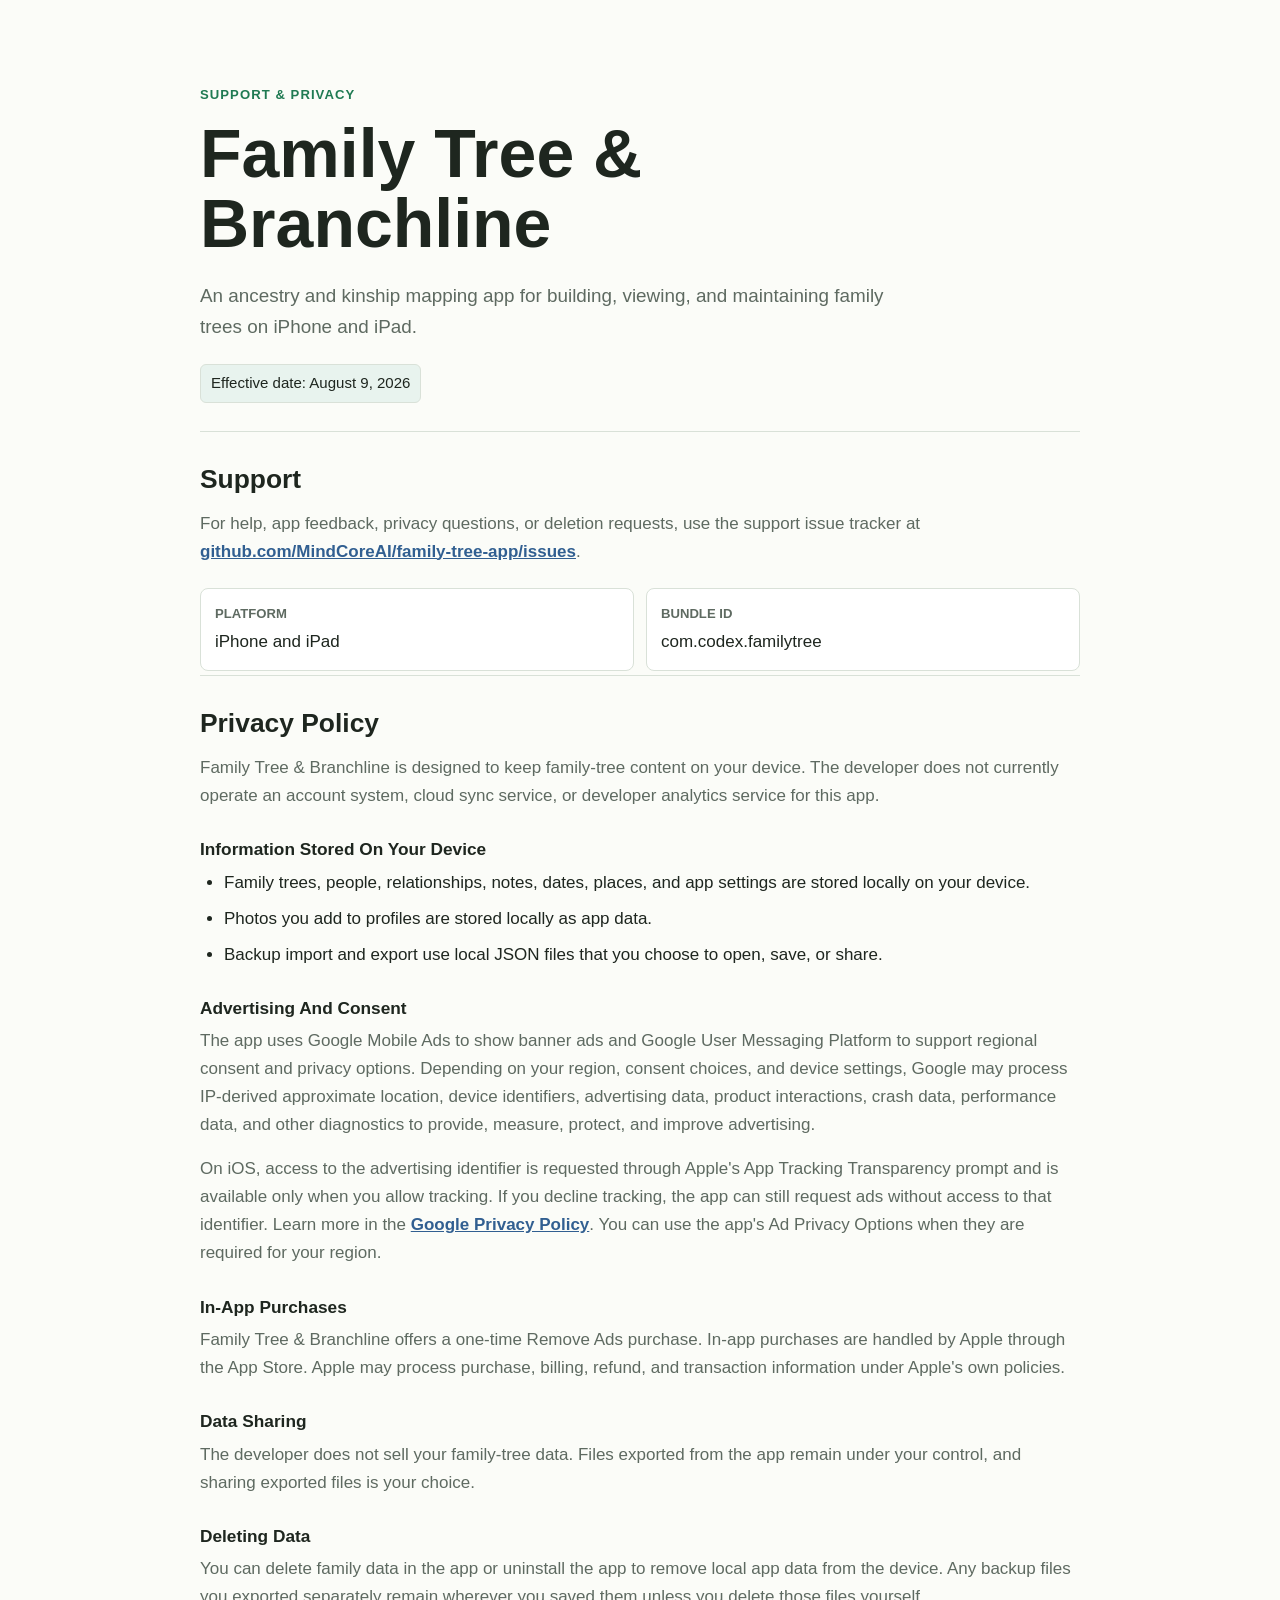
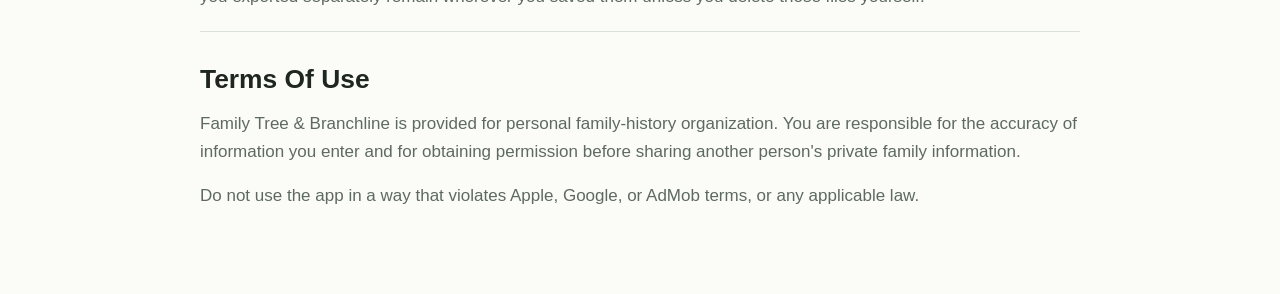
<file: family-tree-branchline/index.html>
<!doctype html>
<html lang="en">
<head>
  <meta charset="utf-8">
  <meta name="viewport" content="width=device-width, initial-scale=1">
  <title>Family Tree &amp; Branchline Support &amp; Privacy</title>
  <meta name="description" content="Support, privacy policy, and terms for Family Tree & Branchline.">
  <style>
    :root {
      color-scheme: light;
      --ink: #1e261f;
      --muted: #5e6a61;
      --line: #d9e1d8;
      --paper: #fbfcf8;
      --panel: #ffffff;
      --green: #1f7a52;
      --green-soft: #e8f3ee;
      --blue: #315f91;
    }

    * {
      box-sizing: border-box;
    }

    body {
      margin: 0;
      font-family: -apple-system, BlinkMacSystemFont, "Segoe UI", sans-serif;
      font-size: 17px;
      line-height: 1.65;
      color: var(--ink);
      background: var(--paper);
    }

    main {
      width: min(880px, calc(100% - 32px));
      margin: 0 auto;
      padding: 48px 0 64px;
    }

    .hero {
      padding: 36px 0 28px;
      border-bottom: 1px solid var(--line);
    }

    .eyebrow {
      margin: 0 0 12px;
      color: var(--green);
      font-size: 0.82rem;
      font-weight: 700;
      letter-spacing: 0.08em;
      text-transform: uppercase;
    }

    h1,
    h2,
    h3,
    p,
    li {
      overflow-wrap: anywhere;
    }

    h1 {
      max-width: 760px;
      margin: 0;
      font-size: clamp(2.1rem, 6vw, 4.25rem);
      line-height: 1.03;
      letter-spacing: 0;
    }

    h2 {
      margin: 0 0 14px;
      font-size: 1.65rem;
      line-height: 1.2;
      letter-spacing: 0;
    }

    h3 {
      margin: 28px 0 8px;
      font-size: 1.08rem;
      line-height: 1.3;
      letter-spacing: 0;
    }

    p {
      margin: 0 0 16px;
      color: var(--muted);
    }

    ul {
      margin: 0 0 18px;
      padding-left: 24px;
    }

    li + li {
      margin-top: 8px;
    }

    a {
      color: var(--blue);
      font-weight: 650;
    }

    section {
      padding: 32px 0 4px;
      border-bottom: 1px solid var(--line);
    }

    section:last-child {
      border-bottom: 0;
    }

    .lede {
      max-width: 720px;
      margin: 22px 0 0;
      font-size: 1.18rem;
    }

    .date {
      display: inline-block;
      margin: 22px 0 0;
      padding: 6px 10px;
      border: 1px solid var(--line);
      border-radius: 6px;
      background: var(--green-soft);
      color: var(--ink);
      font-size: 0.94rem;
    }

    .metadata {
      display: grid;
      grid-template-columns: repeat(auto-fit, minmax(180px, 1fr));
      gap: 12px;
      margin-top: 22px;
    }

    .metadata div {
      padding: 14px;
      background: var(--panel);
      border: 1px solid var(--line);
      border-radius: 8px;
    }

    .metadata strong {
      display: block;
      margin-bottom: 4px;
      font-size: 0.82rem;
      color: var(--muted);
      text-transform: uppercase;
    }
  </style>
</head>
<body>
  <main>
    <header class="hero">
      <p class="eyebrow">Support &amp; Privacy</p>
      <h1>Family Tree &amp; Branchline</h1>
      <p class="lede">An ancestry and kinship mapping app for building, viewing, and maintaining family trees on iPhone and iPad.</p>
      <p class="date">Effective date: August 9, 2026</p>
    </header>

    <section aria-labelledby="support">
      <h2 id="support">Support</h2>
      <p>
        For help, app feedback, privacy questions, or deletion requests, use the support issue tracker at
        <a href="https://github.com/MindCoreAI/family-tree-app/issues">github.com/MindCoreAI/family-tree-app/issues</a>.
      </p>
      <div class="metadata">
        <div>
          <strong>Platform</strong>
          iPhone and iPad
        </div>
        <div>
          <strong>Bundle ID</strong>
          com.codex.familytree
        </div>
      </div>
    </section>

    <section aria-labelledby="privacy">
      <h2 id="privacy">Privacy Policy</h2>
      <p>
        Family Tree &amp; Branchline is designed to keep family-tree content on your device. The developer does not currently operate an account system, cloud sync service, or developer analytics service for this app.
      </p>

      <h3>Information Stored On Your Device</h3>
      <ul>
        <li>Family trees, people, relationships, notes, dates, places, and app settings are stored locally on your device.</li>
        <li>Photos you add to profiles are stored locally as app data.</li>
        <li>Backup import and export use local JSON files that you choose to open, save, or share.</li>
      </ul>

      <h3>Advertising And Consent</h3>
      <p>
        The app uses Google Mobile Ads to show banner ads and Google User Messaging Platform to support regional consent and privacy options. Depending on your region, consent choices, and device settings, Google may process IP-derived approximate location, device identifiers, advertising data, product interactions, crash data, performance data, and other diagnostics to provide, measure, protect, and improve advertising.
      </p>
      <p>
        On iOS, access to the advertising identifier is requested through Apple's App Tracking Transparency prompt and is available only when you allow tracking. If you decline tracking, the app can still request ads without access to that identifier. Learn more in the <a href="https://policies.google.com/privacy">Google Privacy Policy</a>. You can use the app's Ad Privacy Options when they are required for your region.
      </p>

      <h3>In-App Purchases</h3>
      <p>
        Family Tree &amp; Branchline offers a one-time Remove Ads purchase. In-app purchases are handled by Apple through the App Store. Apple may process purchase, billing, refund, and transaction information under Apple's own policies.
      </p>

      <h3>Data Sharing</h3>
      <p>
        The developer does not sell your family-tree data. Files exported from the app remain under your control, and sharing exported files is your choice.
      </p>

      <h3>Deleting Data</h3>
      <p>
        You can delete family data in the app or uninstall the app to remove local app data from the device. Any backup files you exported separately remain wherever you saved them unless you delete those files yourself.
      </p>
    </section>

    <section aria-labelledby="terms">
      <h2 id="terms">Terms Of Use</h2>
      <p>
        Family Tree &amp; Branchline is provided for personal family-history organization. You are responsible for the accuracy of information you enter and for obtaining permission before sharing another person's private family information.
      </p>
      <p>
        Do not use the app in a way that violates Apple, Google, or AdMob terms, or any applicable law.
      </p>
    </section>
  </main>
</body>
</html>
</file>
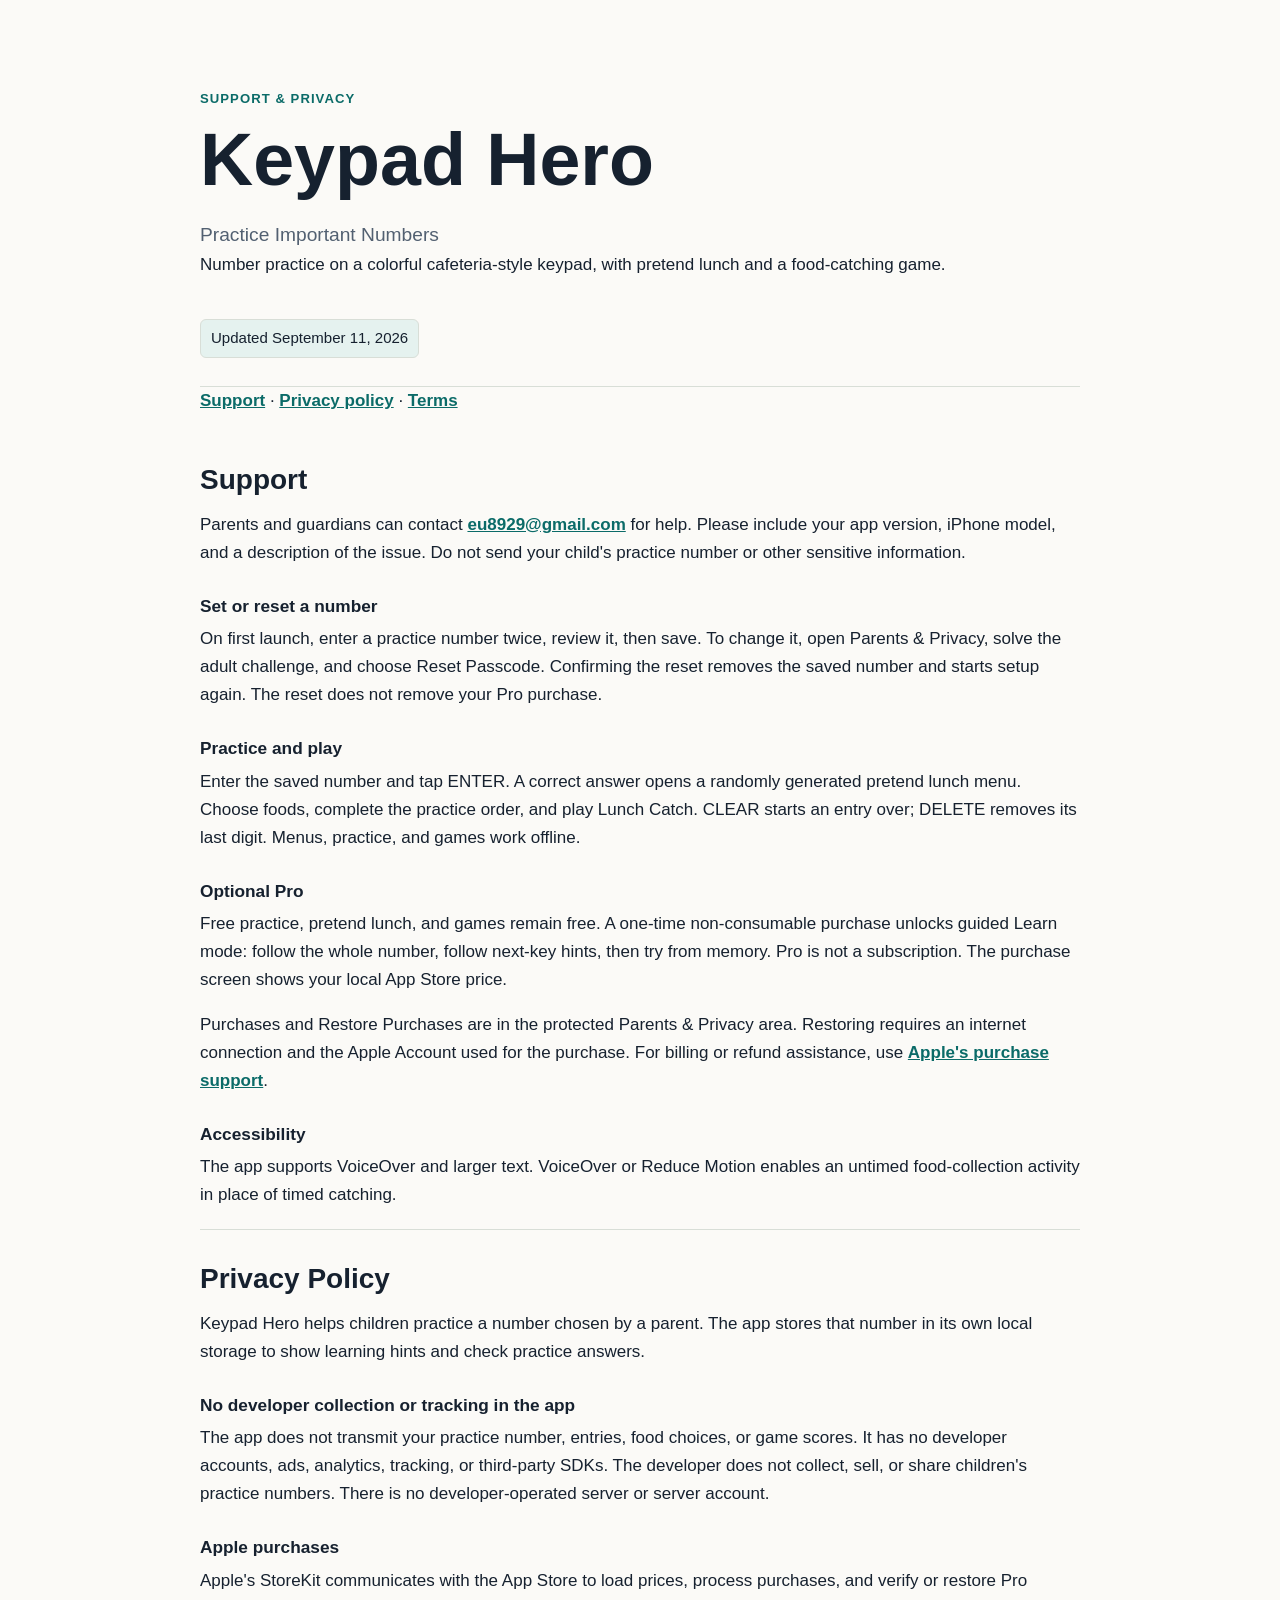
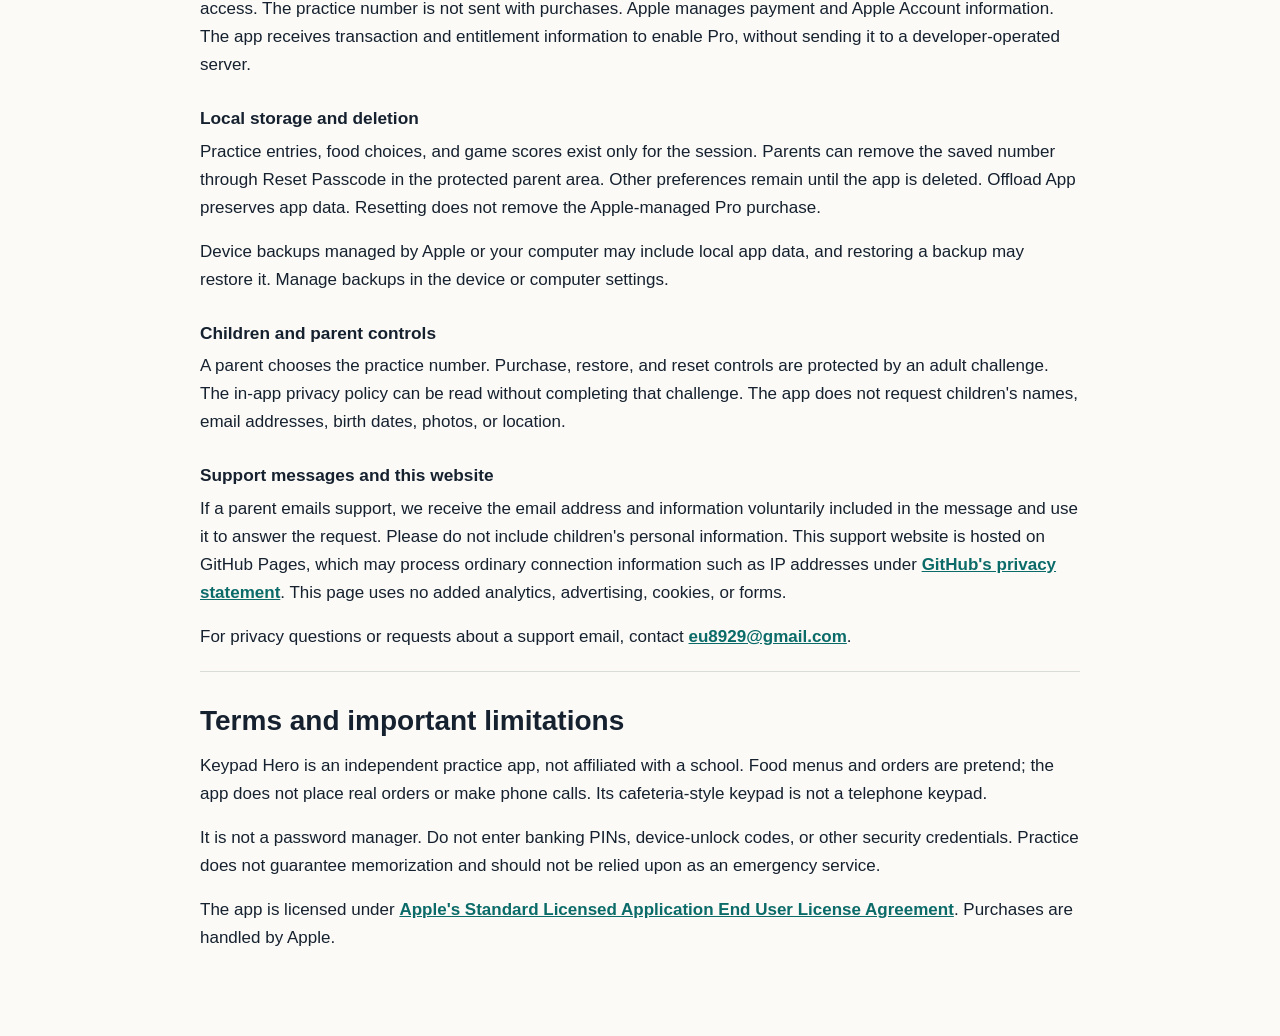
<file: keypad-hero/index.html>
<!doctype html>
<html lang="en">
<head>
  <meta charset="utf-8">
  <meta name="viewport" content="width=device-width,initial-scale=1">
  <title>Keypad Hero — Support &amp; Privacy</title>
  <meta name="description" content="Help and privacy information for Keypad Hero, an independent number-practice app with pretend lunch and optional guided learning.">
  <link rel="stylesheet" href="../kids-video-player/styles.css">
</head>
<body>
<main>
  <header class="hero">
    <p class="eyebrow">Support &amp; Privacy</p>
    <h1>Keypad Hero</h1>
    <p class="lede">Practice Important Numbers</p>
    <p>Number practice on a colorful cafeteria-style keypad, with pretend lunch and a food-catching game.</p>
    <p class="date">Updated September 11, 2026</p>
  </header>
  <nav aria-label="Page sections"><p><a href="#support">Support</a> · <a href="#privacy">Privacy policy</a> · <a href="#terms">Terms</a></p></nav>
  <section aria-labelledby="support">
    <h2 id="support">Support</h2>
    <p>Parents and guardians can contact <a href="mailto:eu8929@gmail.com">eu8929@gmail.com</a> for help. Please include your app version, iPhone model, and a description of the issue. Do not send your child's practice number or other sensitive information.</p>
    <h3>Set or reset a number</h3>
    <p>On first launch, enter a practice number twice, review it, then save. To change it, open Parents &amp; Privacy, solve the adult challenge, and choose Reset Passcode. Confirming the reset removes the saved number and starts setup again. The reset does not remove your Pro purchase.</p>
    <h3>Practice and play</h3>
    <p>Enter the saved number and tap ENTER. A correct answer opens a randomly generated pretend lunch menu. Choose foods, complete the practice order, and play Lunch Catch. CLEAR starts an entry over; DELETE removes its last digit. Menus, practice, and games work offline.</p>
    <h3>Optional Pro</h3>
    <p>Free practice, pretend lunch, and games remain free. A one-time non-consumable purchase unlocks guided Learn mode: follow the whole number, follow next-key hints, then try from memory. Pro is not a subscription. The purchase screen shows your local App Store price.</p>
    <p>Purchases and Restore Purchases are in the protected Parents &amp; Privacy area. Restoring requires an internet connection and the Apple Account used for the purchase. For billing or refund assistance, use <a href="https://reportaproblem.apple.com/">Apple's purchase support</a>.</p>
    <h3>Accessibility</h3>
    <p>The app supports VoiceOver and larger text. VoiceOver or Reduce Motion enables an untimed food-collection activity in place of timed catching.</p>
  </section>
  <section aria-labelledby="privacy">
    <h2 id="privacy">Privacy Policy</h2>
    <p>Keypad Hero helps children practice a number chosen by a parent. The app stores that number in its own local storage to show learning hints and check practice answers.</p>
    <h3>No developer collection or tracking in the app</h3>
    <p>The app does not transmit your practice number, entries, food choices, or game scores. It has no developer accounts, ads, analytics, tracking, or third-party SDKs. The developer does not collect, sell, or share children's practice numbers. There is no developer-operated server or server account.</p>
    <h3>Apple purchases</h3>
    <p>Apple's StoreKit communicates with the App Store to load prices, process purchases, and verify or restore Pro access. The practice number is not sent with purchases. Apple manages payment and Apple Account information. The app receives transaction and entitlement information to enable Pro, without sending it to a developer-operated server.</p>
    <h3>Local storage and deletion</h3>
    <p>Practice entries, food choices, and game scores exist only for the session. Parents can remove the saved number through Reset Passcode in the protected parent area. Other preferences remain until the app is deleted. Offload App preserves app data. Resetting does not remove the Apple-managed Pro purchase.</p>
    <p>Device backups managed by Apple or your computer may include local app data, and restoring a backup may restore it. Manage backups in the device or computer settings.</p>
    <h3>Children and parent controls</h3>
    <p>A parent chooses the practice number. Purchase, restore, and reset controls are protected by an adult challenge. The in-app privacy policy can be read without completing that challenge. The app does not request children's names, email addresses, birth dates, photos, or location.</p>
    <h3>Support messages and this website</h3>
    <p>If a parent emails support, we receive the email address and information voluntarily included in the message and use it to answer the request. Please do not include children's personal information. This support website is hosted on GitHub Pages, which may process ordinary connection information such as IP addresses under <a href="https://docs.github.com/en/site-policy/privacy-policies/github-general-privacy-statement">GitHub's privacy statement</a>. This page uses no added analytics, advertising, cookies, or forms.</p>
    <p>For privacy questions or requests about a support email, contact <a href="mailto:eu8929@gmail.com">eu8929@gmail.com</a>.</p>
  </section>
  <section aria-labelledby="terms">
    <h2 id="terms">Terms and important limitations</h2>
    <p>Keypad Hero is an independent practice app, not affiliated with a school. Food menus and orders are pretend; the app does not place real orders or make phone calls. Its cafeteria-style keypad is not a telephone keypad.</p>
    <p>It is not a password manager. Do not enter banking PINs, device-unlock codes, or other security credentials. Practice does not guarantee memorization and should not be relied upon as an emergency service.</p>
    <p>The app is licensed under <a href="https://www.apple.com/legal/internet-services/itunes/dev/stdeula/">Apple's Standard Licensed Application End User License Agreement</a>. Purchases are handled by Apple.</p>
  </section>
</main>
</body>
</html>
</file>
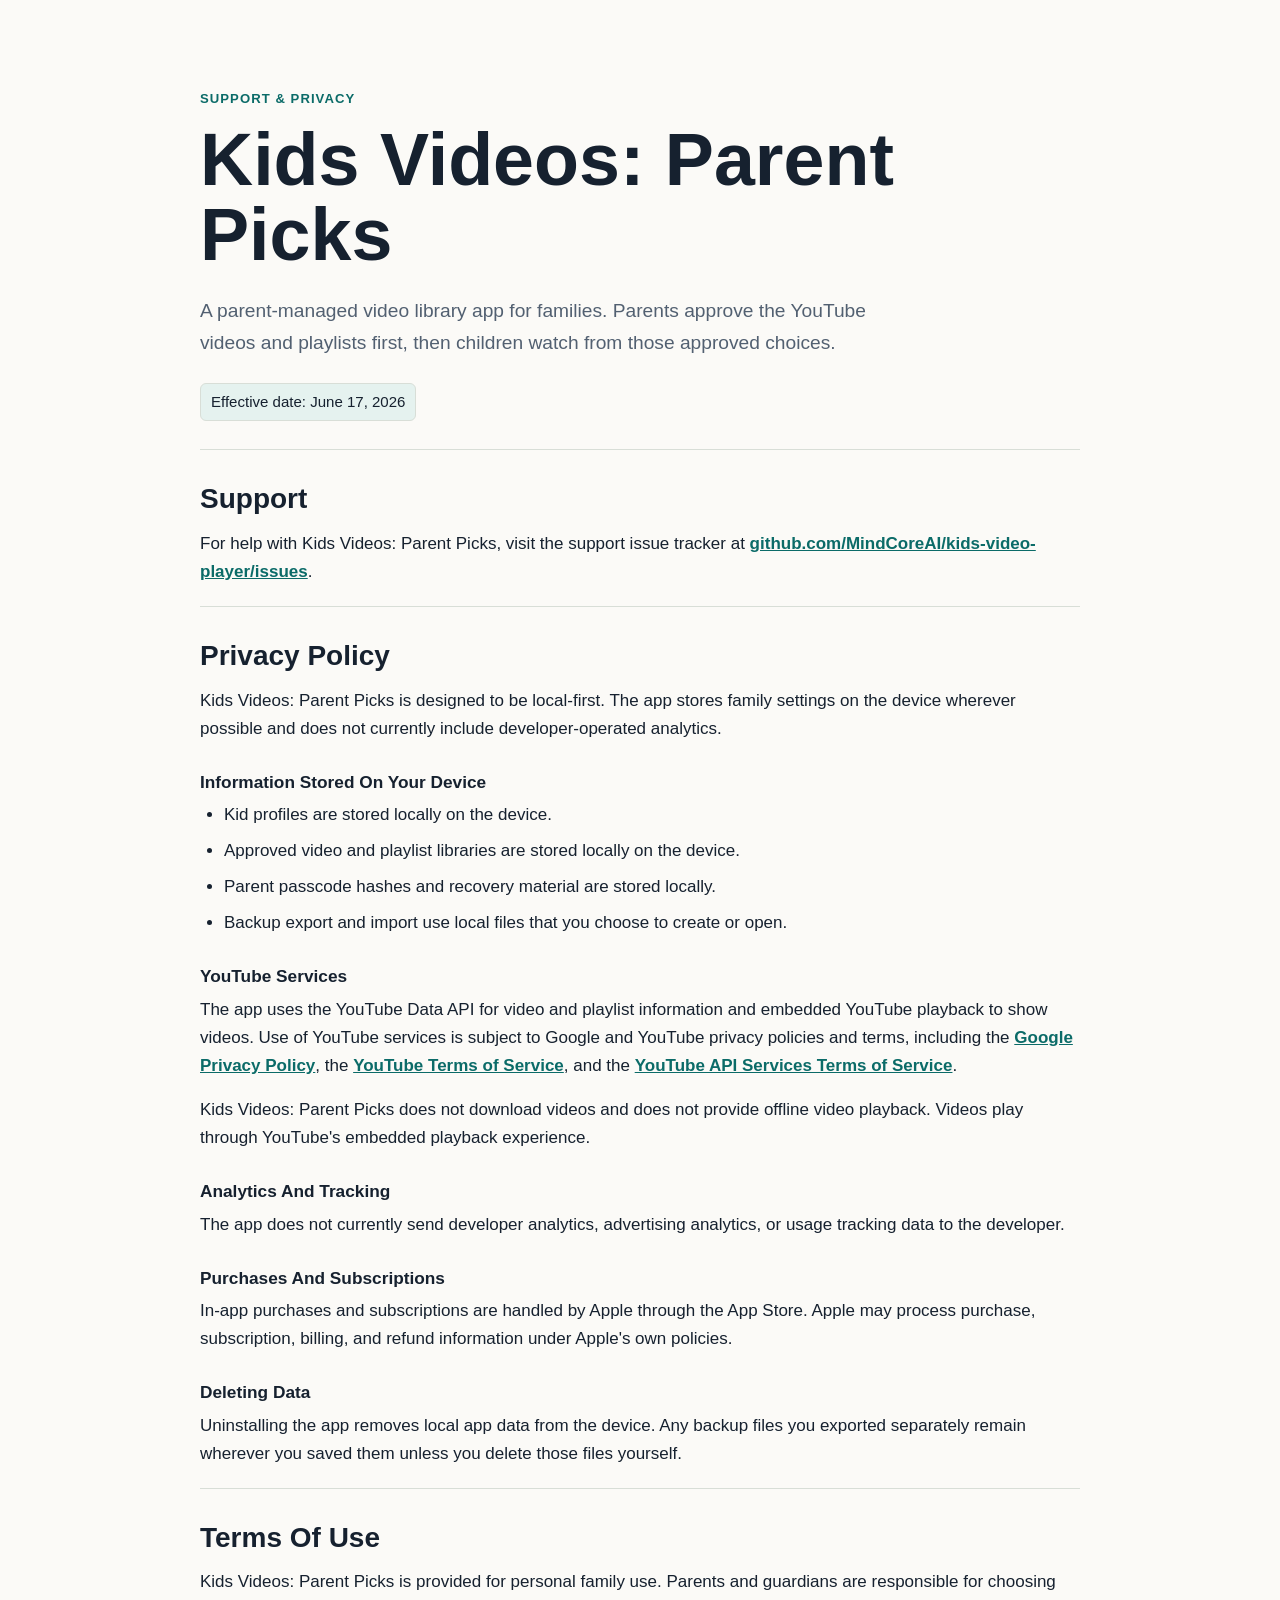
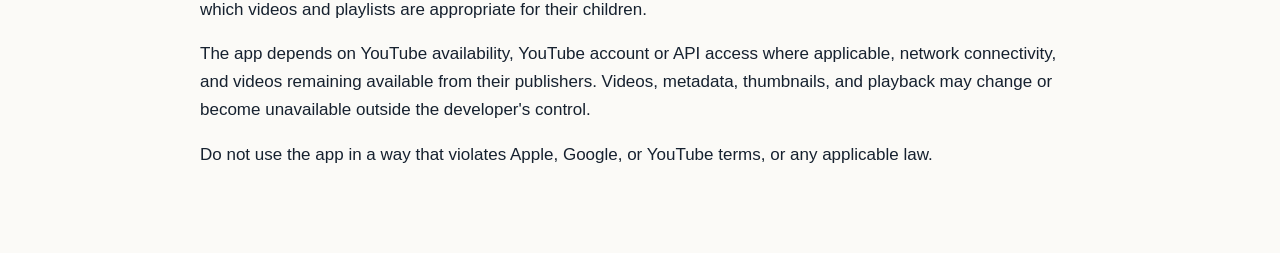
<file: kids-video-player/index.html>
<!doctype html>
<html lang="en">
  <head>
    <meta charset="utf-8">
    <meta name="viewport" content="width=device-width, initial-scale=1">
    <title>Kids Videos: Parent Picks Support & Privacy</title>
    <meta
      name="description"
      content="Support, privacy policy, and terms for Kids Videos: Parent Picks."
    >
    <link rel="stylesheet" href="./styles.css">
  </head>
  <body>
    <main>
      <header class="hero">
        <p class="eyebrow">Support & Privacy</p>
        <h1>Kids Videos: Parent Picks</h1>
        <p class="lede">
          A parent-managed video library app for families. Parents approve the
          YouTube videos and playlists first, then children watch from those
          approved choices.
        </p>
        <p class="date">Effective date: June 17, 2026</p>
      </header>

      <section aria-labelledby="support">
        <h2 id="support">Support</h2>
        <p>
          For help with Kids Videos: Parent Picks, visit the support issue
          tracker at
          <a href="https://github.com/MindCoreAI/kids-video-player/issues">github.com/MindCoreAI/kids-video-player/issues</a>.
        </p>
      </section>

      <section aria-labelledby="privacy">
        <h2 id="privacy">Privacy Policy</h2>
        <p>
          Kids Videos: Parent Picks is designed to be local-first. The app stores
          family settings on the device wherever possible and does not currently
          include developer-operated analytics.
        </p>

        <h3>Information Stored On Your Device</h3>
        <ul>
          <li>Kid profiles are stored locally on the device.</li>
          <li>Approved video and playlist libraries are stored locally on the device.</li>
          <li>Parent passcode hashes and recovery material are stored locally.</li>
          <li>Backup export and import use local files that you choose to create or open.</li>
        </ul>

        <h3>YouTube Services</h3>
        <p>
          The app uses the YouTube Data API for video and playlist information
          and embedded YouTube playback to show videos. Use of YouTube services
          is subject to Google and YouTube privacy policies and terms, including
          the <a href="https://policies.google.com/privacy">Google Privacy Policy</a>,
          the <a href="https://www.youtube.com/t/terms">YouTube Terms of Service</a>,
          and the <a href="https://developers.google.com/youtube/terms/api-services-terms-of-service">YouTube API Services Terms of Service</a>.
        </p>
        <p>
          Kids Videos: Parent Picks does not download videos and does not provide
          offline video playback. Videos play through YouTube's embedded playback
          experience.
        </p>

        <h3>Analytics And Tracking</h3>
        <p>
          The app does not currently send developer analytics, advertising
          analytics, or usage tracking data to the developer.
        </p>

        <h3>Purchases And Subscriptions</h3>
        <p>
          In-app purchases and subscriptions are handled by Apple through the App
          Store. Apple may process purchase, subscription, billing, and refund
          information under Apple's own policies.
        </p>

        <h3>Deleting Data</h3>
        <p>
          Uninstalling the app removes local app data from the device. Any backup
          files you exported separately remain wherever you saved them unless you
          delete those files yourself.
        </p>
      </section>

      <section aria-labelledby="terms">
        <h2 id="terms">Terms Of Use</h2>
        <p>
          Kids Videos: Parent Picks is provided for personal family use. Parents
          and guardians are responsible for choosing which videos and playlists
          are appropriate for their children.
        </p>
        <p>
          The app depends on YouTube availability, YouTube account or API access
          where applicable, network connectivity, and videos remaining available
          from their publishers. Videos, metadata, thumbnails, and playback may
          change or become unavailable outside the developer's control.
        </p>
        <p>
          Do not use the app in a way that violates Apple, Google, or YouTube
          terms, or any applicable law.
        </p>
      </section>
    </main>
  </body>
</html>
</file>
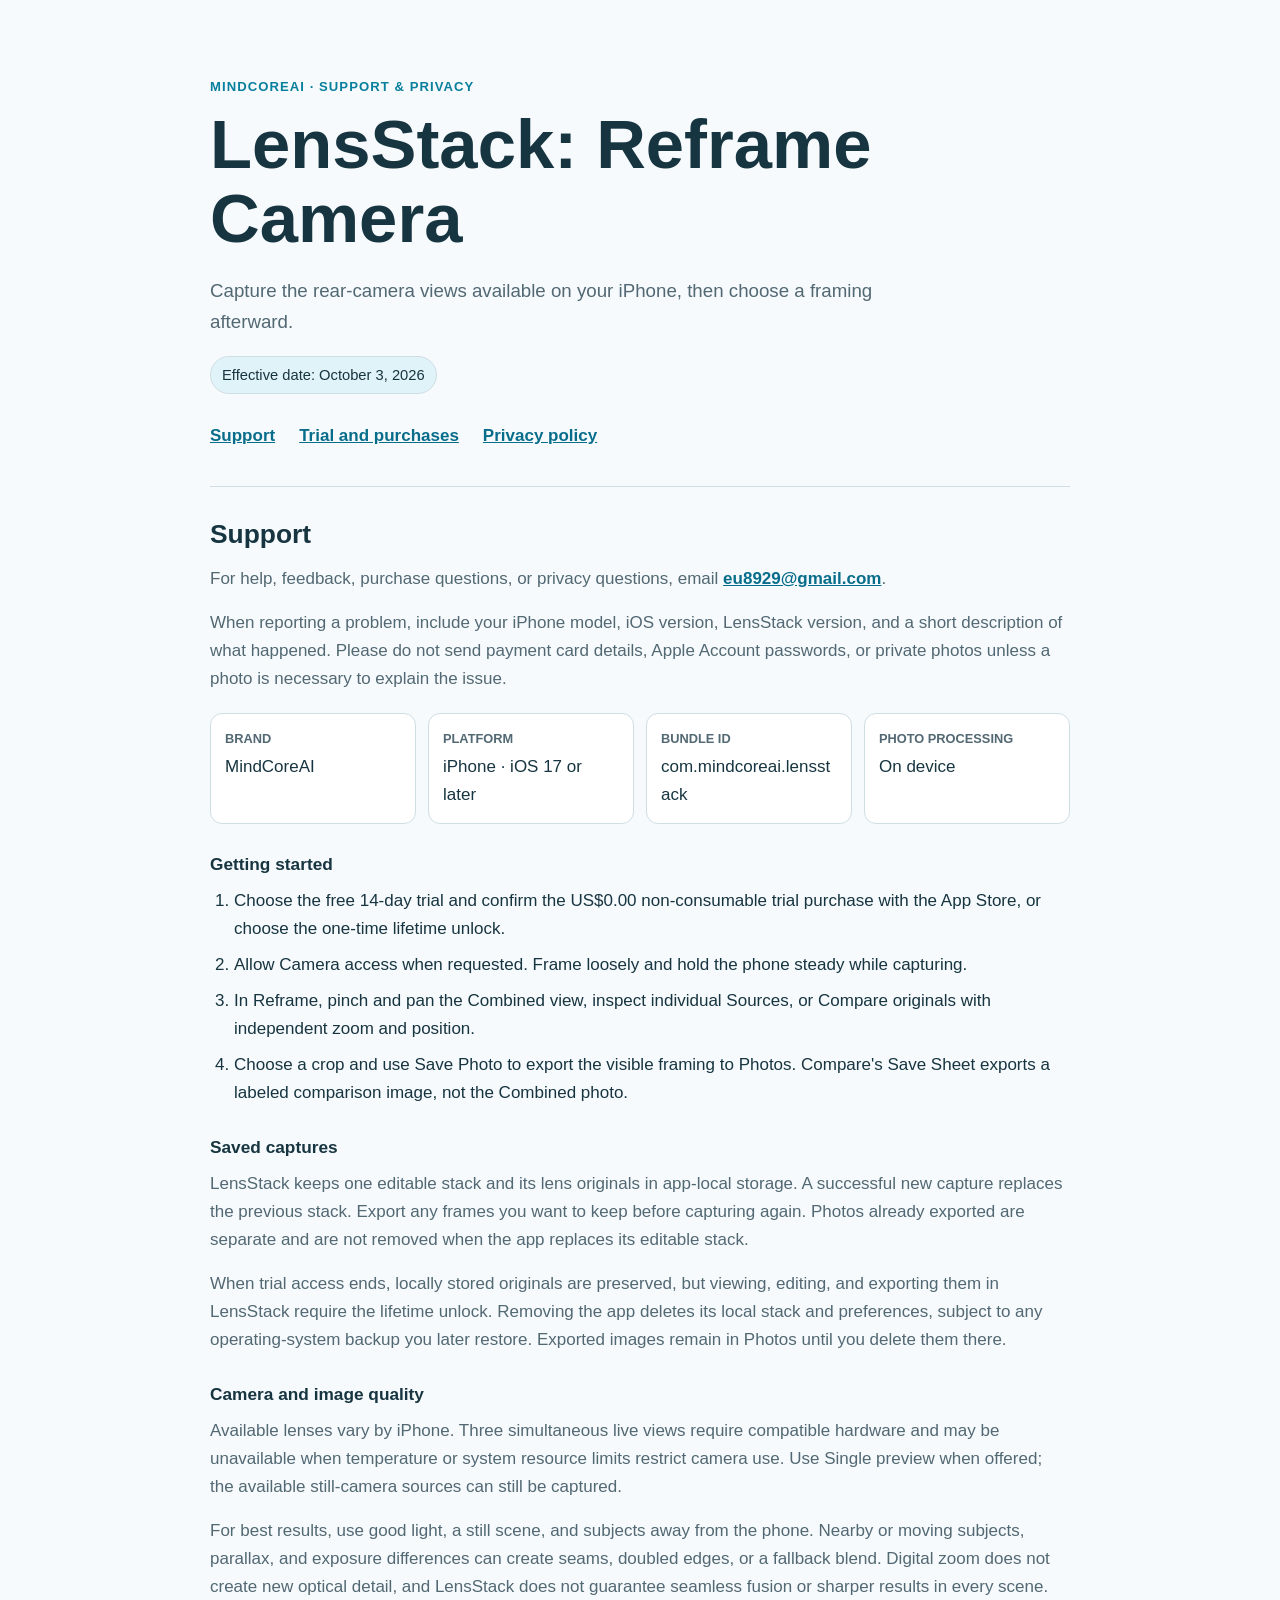
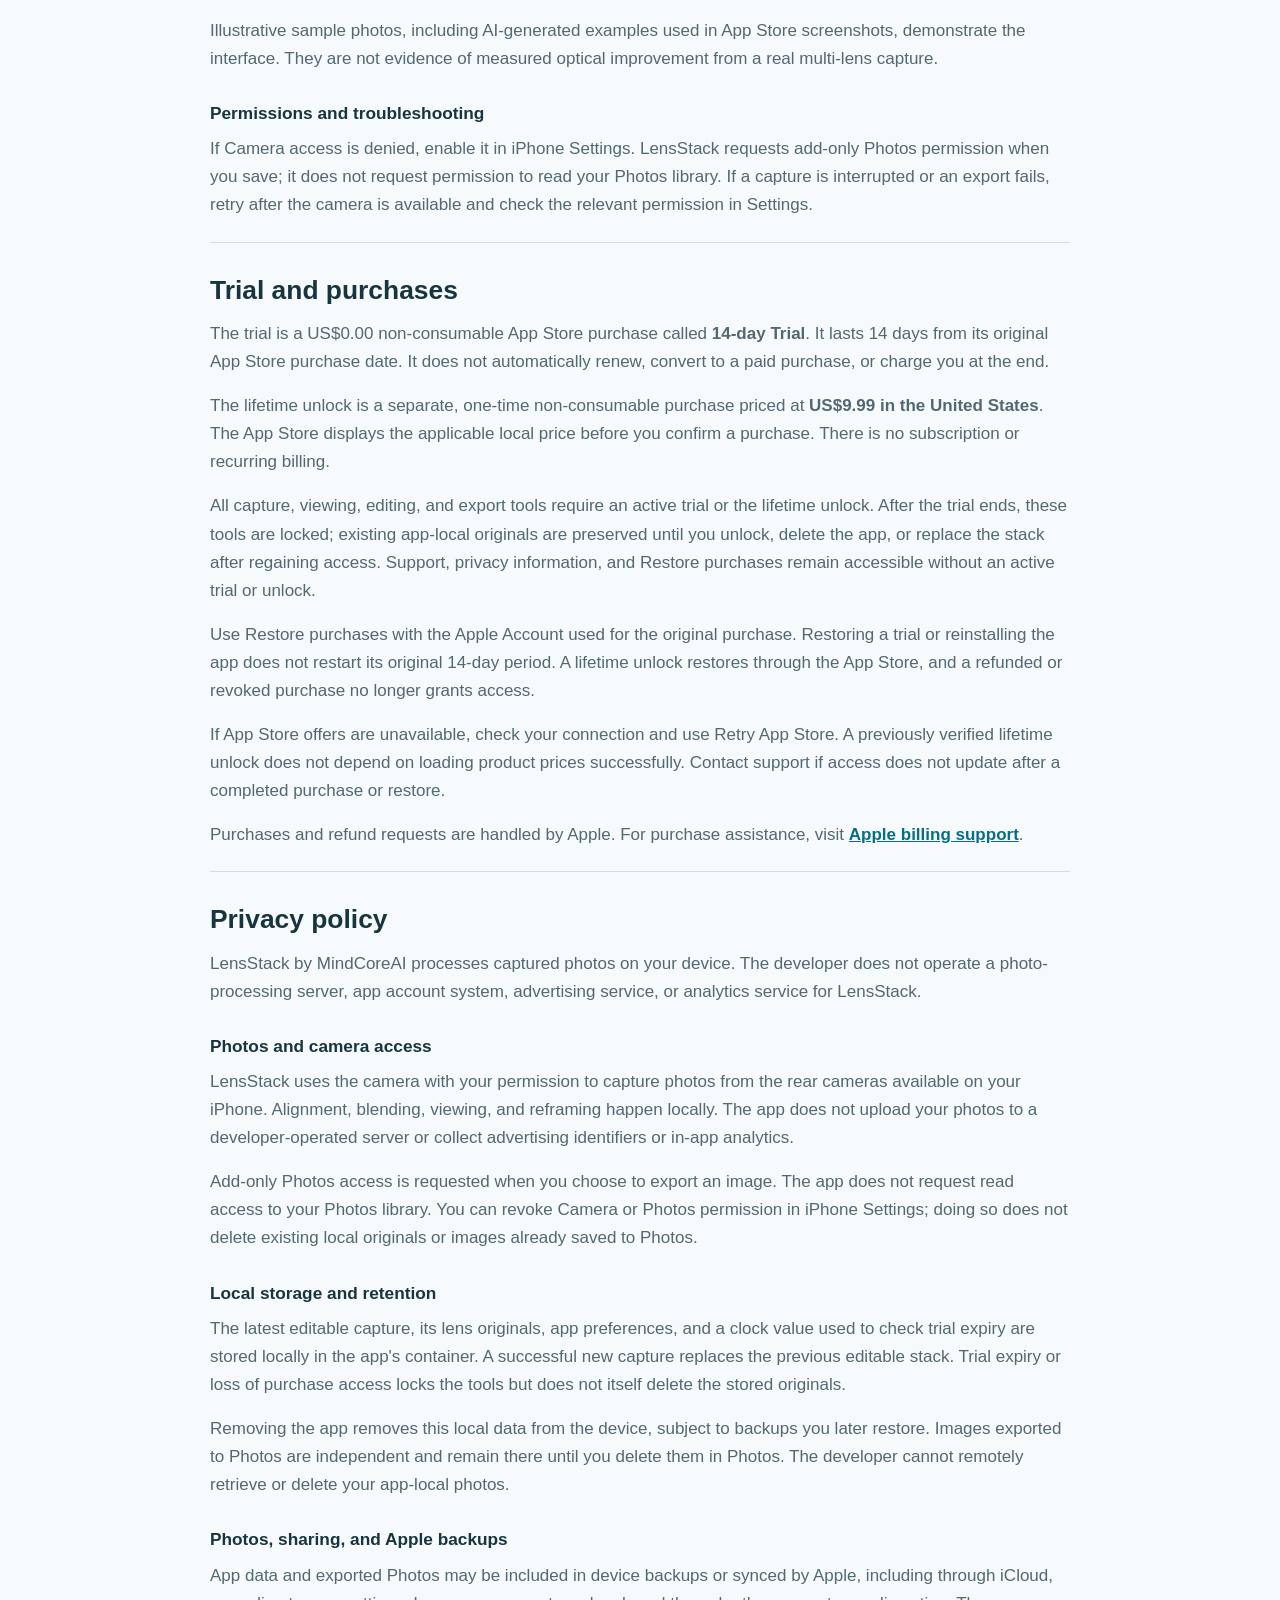
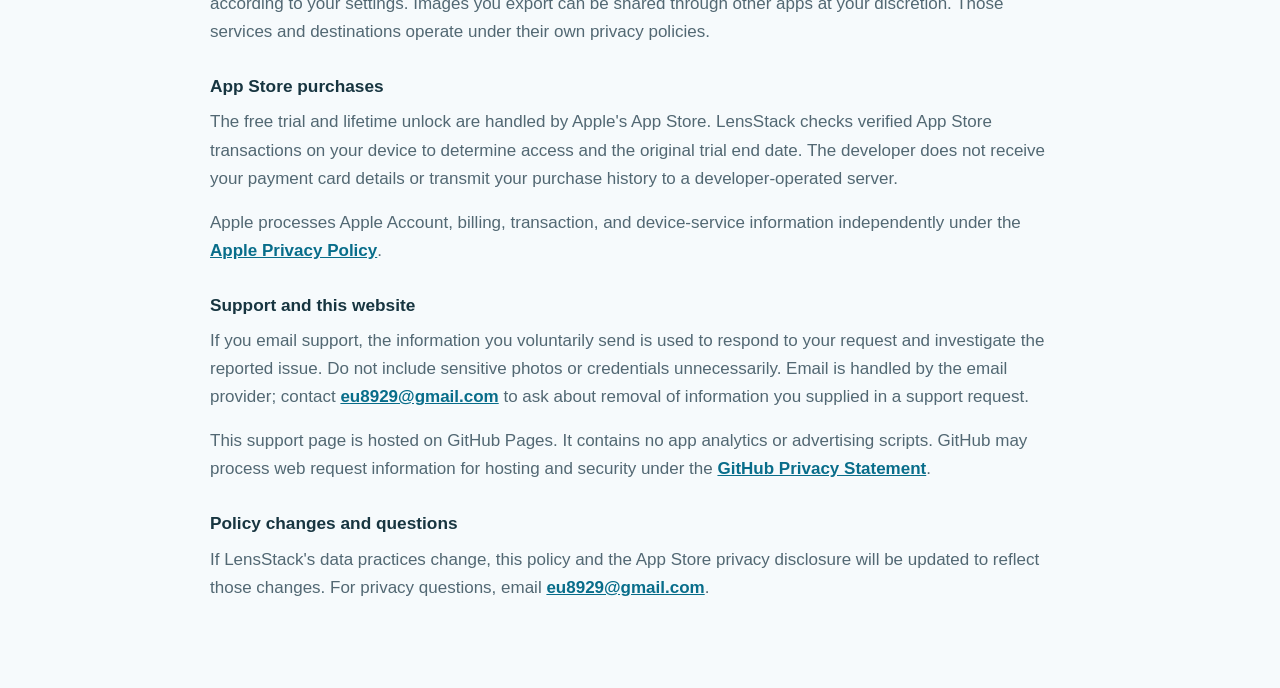
<file: lensstack/index.html>
<!doctype html>
<html lang="en">
<head>
  <meta charset="utf-8">
  <meta name="viewport" content="width=device-width, initial-scale=1">
  <title>LensStack: Reframe Camera — Support &amp; Privacy</title>
  <meta name="description" content="Support, trial and purchase information, and privacy policy for LensStack: Reframe Camera by MindCoreAI.">
  <style>
    :root {
      color-scheme: light dark;
      --ink: #173540;
      --muted: #526873;
      --line: #cfdee5;
      --paper: #f6fafc;
      --panel: #ffffff;
      --accent: #087f9d;
      --accent-soft: #e0f3f8;
      --link: #086d8a;
    }
    * { box-sizing: border-box; }
    html { scroll-padding-top: 24px; }
    body {
      margin: 0;
      font-family: -apple-system, BlinkMacSystemFont, "Segoe UI", sans-serif;
      font-size: 17px;
      line-height: 1.65;
      color: var(--ink);
      background: var(--paper);
    }
    main { width: min(860px, calc(100% - 32px)); margin: 0 auto; padding: 46px 0 64px; }
    .hero { padding: 30px 0 28px; border-bottom: 1px solid var(--line); }
    .eyebrow {
      margin: 0 0 10px;
      color: var(--accent);
      font-size: .82rem;
      font-weight: 750;
      letter-spacing: .08em;
      text-transform: uppercase;
    }
    h1, h2, h3, p, li, .metadata { overflow-wrap: anywhere; }
    h1 { margin: 0; font-size: clamp(2.2rem, 7vw, 4.3rem); line-height: 1.08; }
    h2 { margin: 0 0 14px; font-size: 1.65rem; line-height: 1.2; }
    h3 { margin: 26px 0 8px; font-size: 1.08rem; }
    p { margin: 0 0 16px; color: var(--muted); }
    ul, ol { margin: 0 0 18px; padding-left: 24px; }
    li + li { margin-top: 8px; }
    a { color: var(--link); font-weight: 650; }
    a:focus-visible { outline: 3px solid var(--accent); outline-offset: 4px; border-radius: 2px; }
    section { padding: 32px 0 6px; border-bottom: 1px solid var(--line); }
    section:last-child { border-bottom: 0; }
    .lede { max-width: 720px; margin: 20px 0 0; font-size: 1.17rem; }
    .date {
      display: inline-block;
      margin: 18px 0 0;
      padding: 6px 11px;
      border: 1px solid var(--line);
      border-radius: 999px;
      background: var(--accent-soft);
      color: var(--ink);
      font-size: .92rem;
    }
    nav { display: flex; flex-wrap: wrap; gap: 12px 24px; margin-top: 20px; }
    nav a { display: inline-block; padding: 8px 0; }
    .metadata {
      display: grid;
      grid-template-columns: repeat(auto-fit, minmax(180px, 1fr));
      gap: 12px;
      margin-top: 20px;
    }
    .metadata div { padding: 14px; background: var(--panel); border: 1px solid var(--line); border-radius: 12px; }
    .metadata strong { display: block; margin-bottom: 4px; color: var(--muted); font-size: .8rem; text-transform: uppercase; }
    @media (prefers-color-scheme: dark) {
      :root {
        --ink: #e7f5fa;
        --muted: #b4cbd6;
        --line: #304e5c;
        --paper: #10232d;
        --panel: #17313d;
        --accent: #69d8f2;
        --accent-soft: #193e4c;
        --link: #78dff7;
      }
    }
  </style>
</head>
<body>
  <main>
    <header class="hero">
      <p class="eyebrow">MindCoreAI · Support &amp; Privacy</p>
      <h1>LensStack: Reframe Camera</h1>
      <p class="lede">Capture the rear-camera views available on your iPhone, then choose a framing afterward.</p>
      <p class="date">Effective date: October 3, 2026</p>
      <nav aria-label="Page sections">
        <a href="#support">Support</a>
        <a href="#access">Trial and purchases</a>
        <a href="#privacy">Privacy policy</a>
      </nav>
    </header>

    <section aria-labelledby="support">
      <h2 id="support">Support</h2>
      <p>For help, feedback, purchase questions, or privacy questions, email <a href="mailto:eu8929@gmail.com">eu8929@gmail.com</a>.</p>
      <p>When reporting a problem, include your iPhone model, iOS version, LensStack version, and a short description of what happened. Please do not send payment card details, Apple Account passwords, or private photos unless a photo is necessary to explain the issue.</p>
      <div class="metadata">
        <div><strong>Brand</strong>MindCoreAI</div>
        <div><strong>Platform</strong>iPhone · iOS 17 or later</div>
        <div><strong>Bundle ID</strong>com.mindcoreai.lensstack</div>
        <div><strong>Photo processing</strong>On device</div>
      </div>

      <h3>Getting started</h3>
      <ol>
        <li>Choose the free 14-day trial and confirm the US$0.00 non-consumable trial purchase with the App Store, or choose the one-time lifetime unlock.</li>
        <li>Allow Camera access when requested. Frame loosely and hold the phone steady while capturing.</li>
        <li>In Reframe, pinch and pan the Combined view, inspect individual Sources, or Compare originals with independent zoom and position.</li>
        <li>Choose a crop and use Save Photo to export the visible framing to Photos. Compare's Save Sheet exports a labeled comparison image, not the Combined photo.</li>
      </ol>

      <h3>Saved captures</h3>
      <p>LensStack keeps one editable stack and its lens originals in app-local storage. A successful new capture replaces the previous stack. Export any frames you want to keep before capturing again. Photos already exported are separate and are not removed when the app replaces its editable stack.</p>
      <p>When trial access ends, locally stored originals are preserved, but viewing, editing, and exporting them in LensStack require the lifetime unlock. Removing the app deletes its local stack and preferences, subject to any operating-system backup you later restore. Exported images remain in Photos until you delete them there.</p>

      <h3>Camera and image quality</h3>
      <p>Available lenses vary by iPhone. Three simultaneous live views require compatible hardware and may be unavailable when temperature or system resource limits restrict camera use. Use Single preview when offered; the available still-camera sources can still be captured.</p>
      <p>For best results, use good light, a still scene, and subjects away from the phone. Nearby or moving subjects, parallax, and exposure differences can create seams, doubled edges, or a fallback blend. Digital zoom does not create new optical detail, and LensStack does not guarantee seamless fusion or sharper results in every scene.</p>
      <p>Illustrative sample photos, including AI-generated examples used in App Store screenshots, demonstrate the interface. They are not evidence of measured optical improvement from a real multi-lens capture.</p>

      <h3>Permissions and troubleshooting</h3>
      <p>If Camera access is denied, enable it in iPhone Settings. LensStack requests add-only Photos permission when you save; it does not request permission to read your Photos library. If a capture is interrupted or an export fails, retry after the camera is available and check the relevant permission in Settings.</p>
    </section>

    <section aria-labelledby="access">
      <h2 id="access">Trial and purchases</h2>
      <p>The trial is a US$0.00 non-consumable App Store purchase called <strong>14-day Trial</strong>. It lasts 14 days from its original App Store purchase date. It does not automatically renew, convert to a paid purchase, or charge you at the end.</p>
      <p>The lifetime unlock is a separate, one-time non-consumable purchase priced at <strong>US$9.99 in the United States</strong>. The App Store displays the applicable local price before you confirm a purchase. There is no subscription or recurring billing.</p>
      <p>All capture, viewing, editing, and export tools require an active trial or the lifetime unlock. After the trial ends, these tools are locked; existing app-local originals are preserved until you unlock, delete the app, or replace the stack after regaining access. Support, privacy information, and Restore purchases remain accessible without an active trial or unlock.</p>
      <p>Use Restore purchases with the Apple Account used for the original purchase. Restoring a trial or reinstalling the app does not restart its original 14-day period. A lifetime unlock restores through the App Store, and a refunded or revoked purchase no longer grants access.</p>
      <p>If App Store offers are unavailable, check your connection and use Retry App Store. A previously verified lifetime unlock does not depend on loading product prices successfully. Contact support if access does not update after a completed purchase or restore.</p>
      <p>Purchases and refund requests are handled by Apple. For purchase assistance, visit <a href="https://support.apple.com/billing">Apple billing support</a>.</p>
    </section>

    <section aria-labelledby="privacy">
      <h2 id="privacy">Privacy policy</h2>
      <p>LensStack by MindCoreAI processes captured photos on your device. The developer does not operate a photo-processing server, app account system, advertising service, or analytics service for LensStack.</p>

      <h3>Photos and camera access</h3>
      <p>LensStack uses the camera with your permission to capture photos from the rear cameras available on your iPhone. Alignment, blending, viewing, and reframing happen locally. The app does not upload your photos to a developer-operated server or collect advertising identifiers or in-app analytics.</p>
      <p>Add-only Photos access is requested when you choose to export an image. The app does not request read access to your Photos library. You can revoke Camera or Photos permission in iPhone Settings; doing so does not delete existing local originals or images already saved to Photos.</p>

      <h3>Local storage and retention</h3>
      <p>The latest editable capture, its lens originals, app preferences, and a clock value used to check trial expiry are stored locally in the app's container. A successful new capture replaces the previous editable stack. Trial expiry or loss of purchase access locks the tools but does not itself delete the stored originals.</p>
      <p>Removing the app removes this local data from the device, subject to backups you later restore. Images exported to Photos are independent and remain there until you delete them in Photos. The developer cannot remotely retrieve or delete your app-local photos.</p>

      <h3>Photos, sharing, and Apple backups</h3>
      <p>App data and exported Photos may be included in device backups or synced by Apple, including through iCloud, according to your settings. Images you export can be shared through other apps at your discretion. Those services and destinations operate under their own privacy policies.</p>

      <h3>App Store purchases</h3>
      <p>The free trial and lifetime unlock are handled by Apple's App Store. LensStack checks verified App Store transactions on your device to determine access and the original trial end date. The developer does not receive your payment card details or transmit your purchase history to a developer-operated server.</p>
      <p>Apple processes Apple Account, billing, transaction, and device-service information independently under the <a href="https://www.apple.com/legal/privacy/">Apple Privacy Policy</a>.</p>

      <h3>Support and this website</h3>
      <p>If you email support, the information you voluntarily send is used to respond to your request and investigate the reported issue. Do not include sensitive photos or credentials unnecessarily. Email is handled by the email provider; contact <a href="mailto:eu8929@gmail.com">eu8929@gmail.com</a> to ask about removal of information you supplied in a support request.</p>
      <p>This support page is hosted on GitHub Pages. It contains no app analytics or advertising scripts. GitHub may process web request information for hosting and security under the <a href="https://docs.github.com/en/site-policy/privacy-policies/github-general-privacy-statement">GitHub Privacy Statement</a>.</p>

      <h3>Policy changes and questions</h3>
      <p>If LensStack's data practices change, this policy and the App Store privacy disclosure will be updated to reflect those changes. For privacy questions, email <a href="mailto:eu8929@gmail.com">eu8929@gmail.com</a>.</p>
    </section>
  </main>
</body>
</html>
</file>
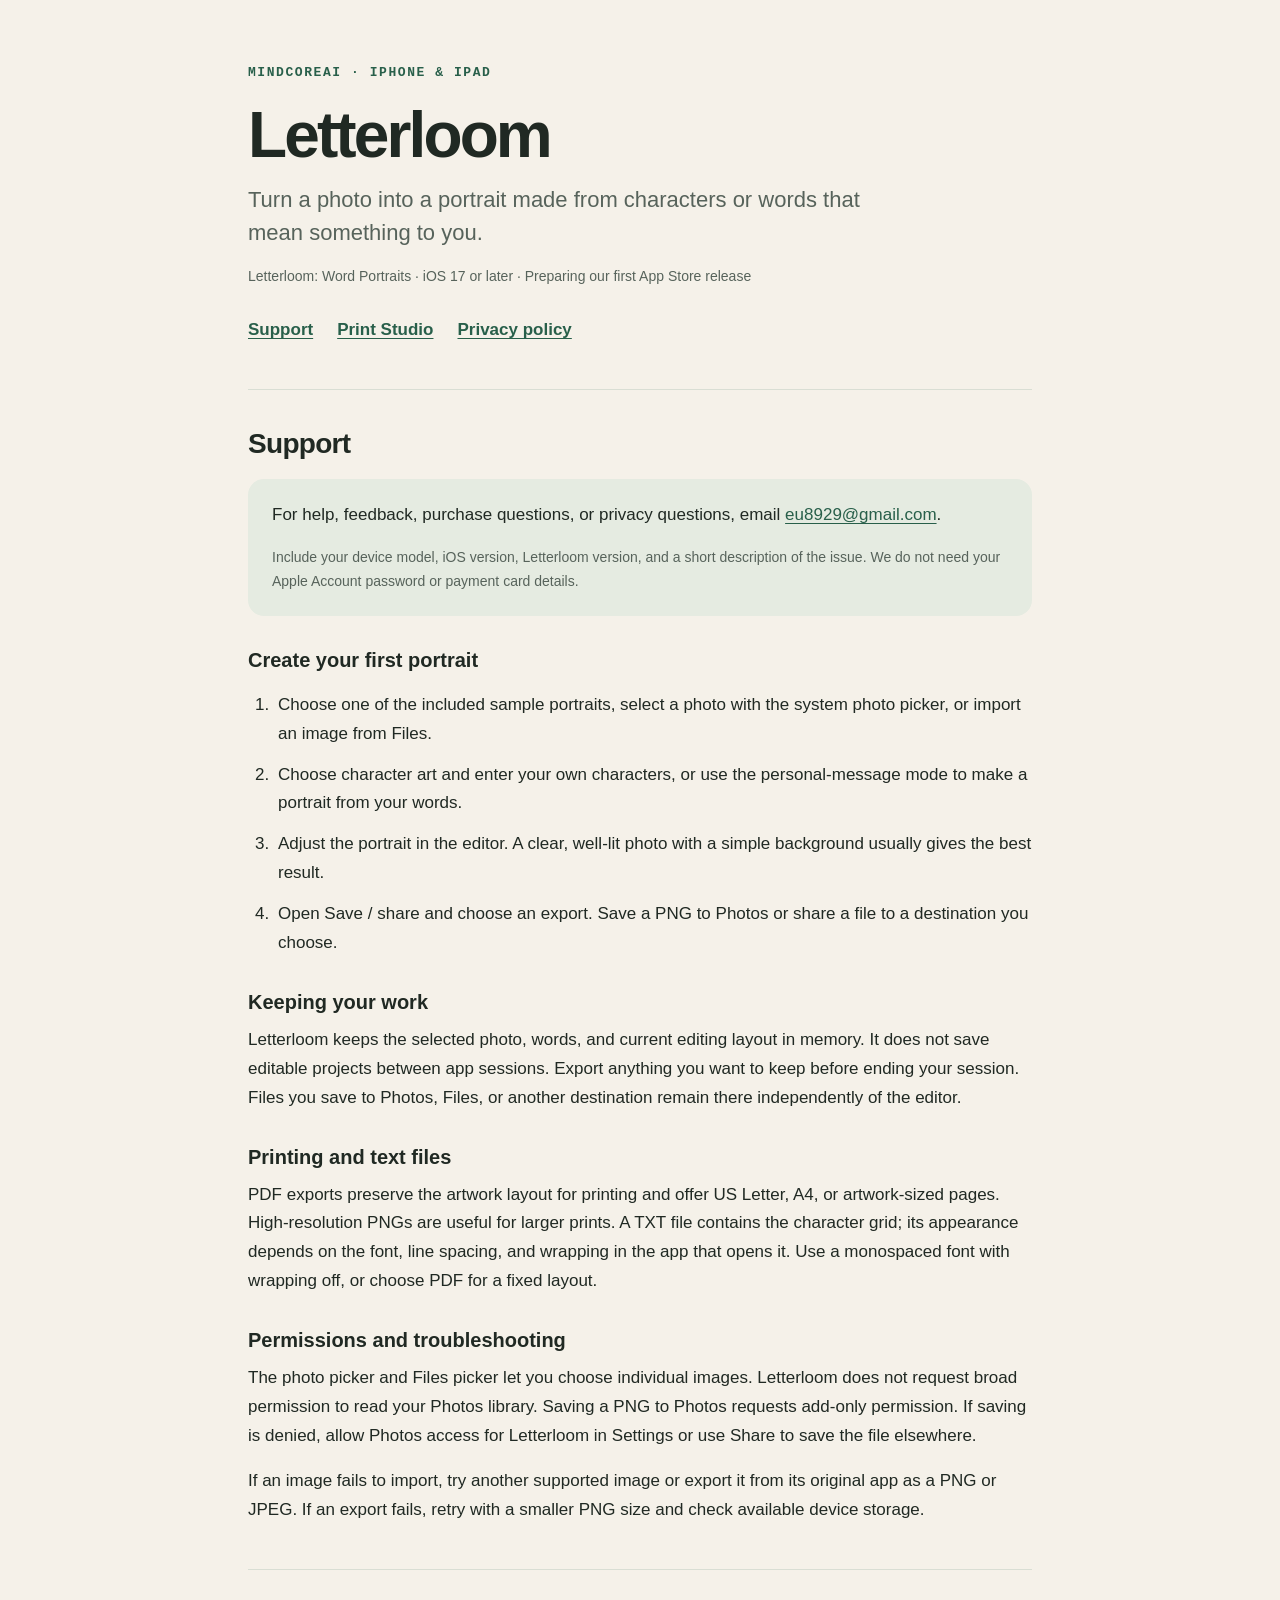
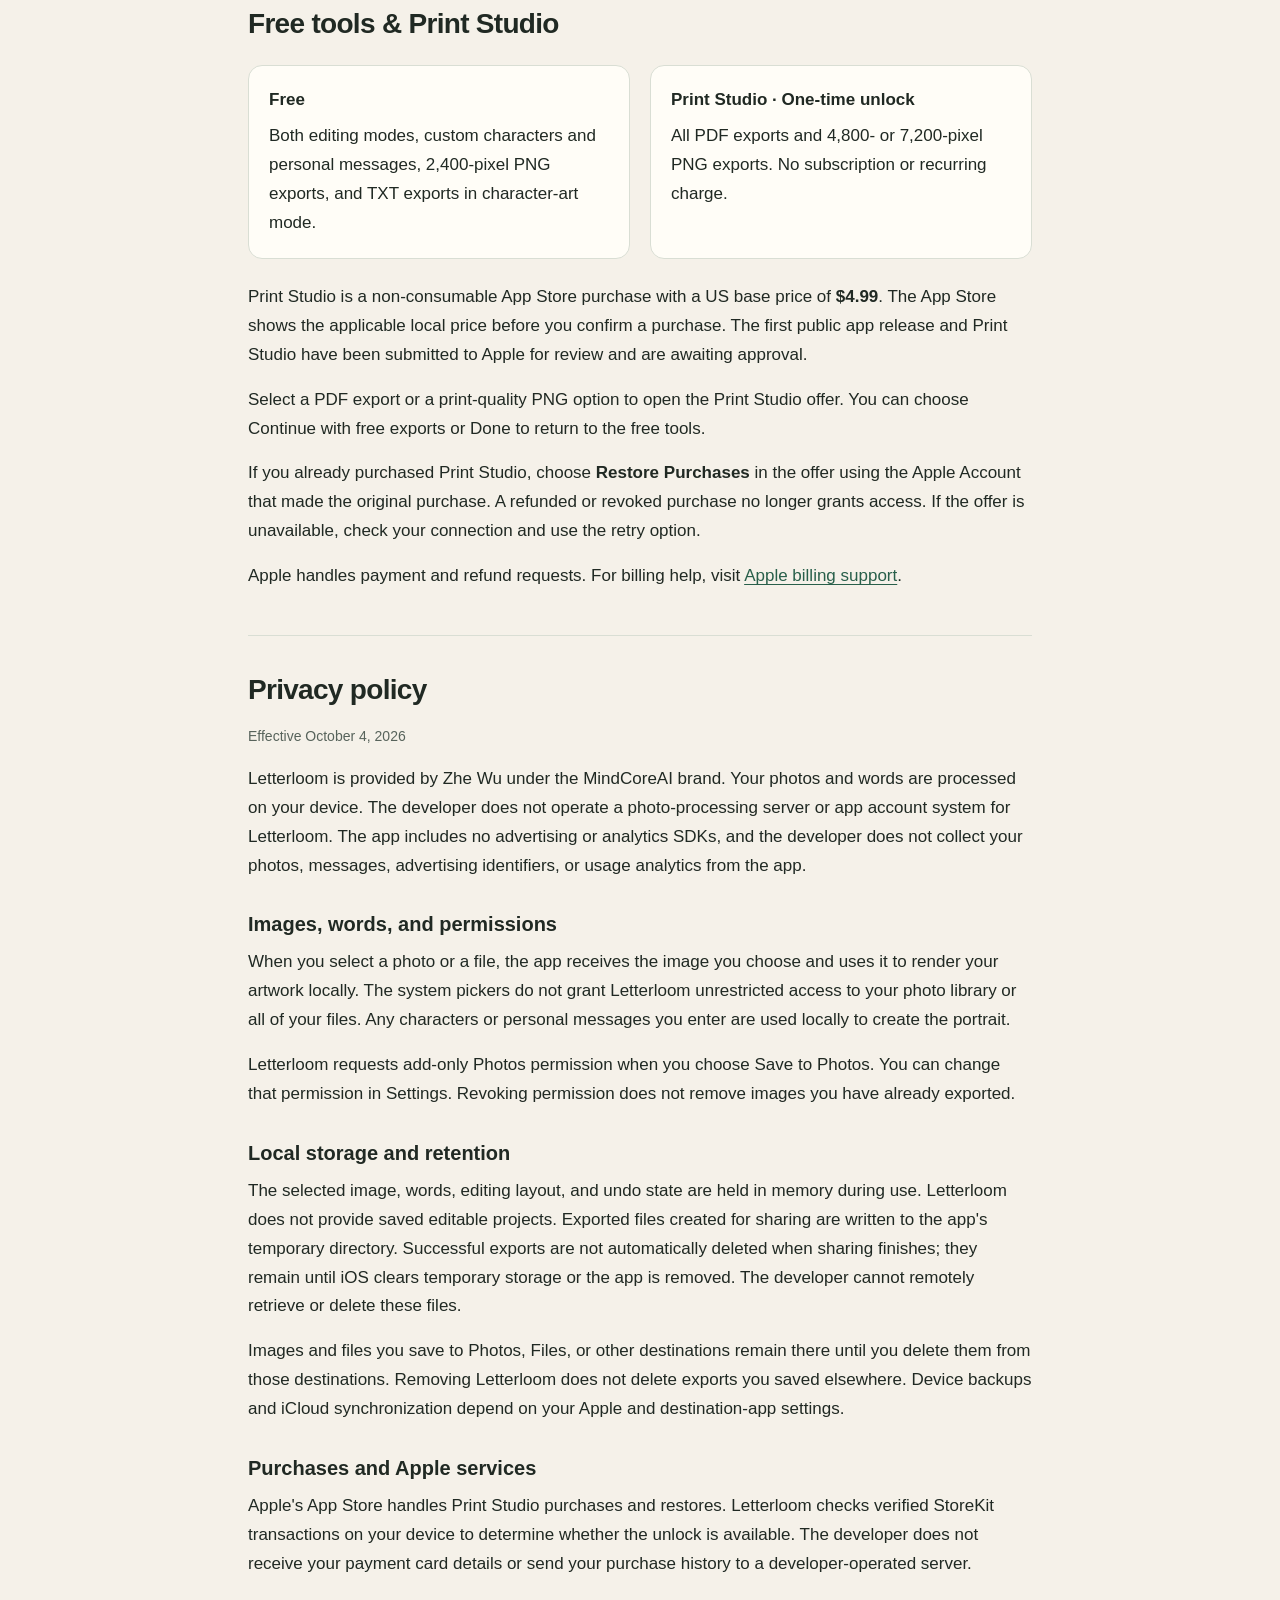
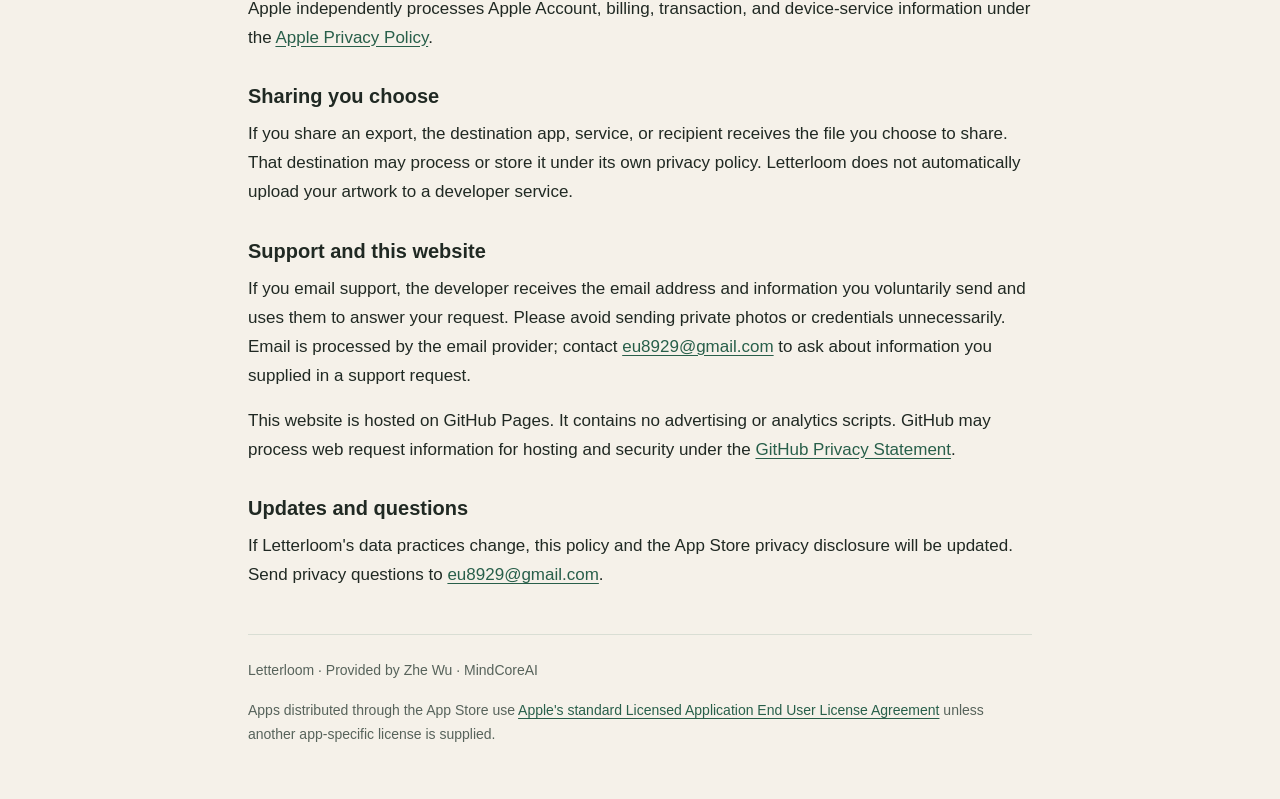
<file: letterloom/index.html>
<!doctype html>
<html lang="en">
<head>
  <meta charset="utf-8">
  <meta name="viewport" content="width=device-width, initial-scale=1">
  <meta name="description" content="Letterloom support, Print Studio purchase help, and privacy policy. Turn photos into character art and personal word portraits on iPhone and iPad.">
  <meta name="theme-color" content="#f5f1e9">
  <title>Letterloom — Support &amp; Privacy</title>
  <style>
    :root { color-scheme: light; --paper: #f5f1e9; --ink: #202923; --muted: #57635b; --line: #d9ded4; --accent: #285f4a; }
    * { box-sizing: border-box; }
    html { scroll-padding-top: 24px; }
    body { margin: 0; background: var(--paper); color: var(--ink); font: 17px/1.7 -apple-system, BlinkMacSystemFont, "Segoe UI", sans-serif; }
    main { max-width: 840px; margin: auto; padding: 64px 28px 36px; }
    .skip { position: absolute; left: 20px; top: -80px; padding: 12px; background: white; }
    .skip:focus { top: 12px; }
    .eyebrow { color: var(--accent); font: 700 13px/1.4 ui-monospace, "SFMono-Regular", monospace; letter-spacing: .12em; text-transform: uppercase; }
    h1 { margin: 18px 0 12px; font-size: clamp(38px, 7vw, 64px); line-height: 1.1; letter-spacing: -.045em; }
    h2 { margin: 0 0 18px; font-size: 28px; line-height: 1.25; letter-spacing: -.025em; }
    h3 { margin: 30px 0 10px; font-size: 20px; line-height: 1.4; }
    p { margin: 0 0 16px; }
    .lede { max-width: 660px; color: var(--muted); font-size: 22px; line-height: 1.5; }
    .small { color: var(--muted); font-size: 14px; }
    a { color: var(--accent); text-underline-offset: .18em; overflow-wrap: anywhere; }
    a:focus-visible { outline: 3px solid var(--accent); outline-offset: 4px; border-radius: 2px; }
    nav { display: flex; flex-wrap: wrap; gap: 12px 24px; margin: 28px 0 12px; }
    nav a { font-weight: 600; }
    section { margin-top: 44px; padding-top: 36px; border-top: 1px solid var(--line); }
    .contact { padding: 22px 24px; background: #e5ebe1; border-radius: 16px; }
    .contact p:last-child { margin-bottom: 0; }
    .features { display: grid; grid-template-columns: 1fr 1fr; gap: 20px; margin: 24px 0; }
    .features div { padding: 20px; background: #fffdf7; border: 1px solid var(--line); border-radius: 14px; }
    .features strong { display: block; margin-bottom: 8px; }
    ol, ul { padding-left: 26px; }
    li { padding-left: 4px; margin-bottom: 12px; }
    footer { margin-top: 44px; padding-top: 24px; border-top: 1px solid var(--line); }
    @media (max-width: 580px) { main { padding: 40px 22px 24px; } .features { grid-template-columns: 1fr; } .lede { font-size: 20px; } }
    @media print { body { background: white; font-size: 11pt; } main { max-width: none; padding: 0; } nav, .skip { display: none; } section { break-inside: avoid; } a { color: inherit; } }
  </style>
</head>
<body>
  <a class="skip" href="#support">Skip to support</a>
  <main>
    <header>
      <p class="eyebrow">MindCoreAI · iPhone &amp; iPad</p>
      <h1>Letterloom</h1>
      <p class="lede">Turn a photo into a portrait made from characters or words that mean something to you.</p>
      <p class="small">Letterloom: Word Portraits · iOS 17 or later · Preparing our first App Store release</p>
      <nav aria-label="Page sections">
        <a href="#support">Support</a>
        <a href="#print-studio">Print Studio</a>
        <a href="#privacy">Privacy policy</a>
      </nav>
    </header>

    <section aria-labelledby="support">
      <h2 id="support">Support</h2>
      <div class="contact">
        <p>For help, feedback, purchase questions, or privacy questions, email <a href="mailto:eu8929@gmail.com?subject=Letterloom%20Support">eu8929@gmail.com</a>.</p>
        <p class="small">Include your device model, iOS version, Letterloom version, and a short description of the issue. We do not need your Apple Account password or payment card details.</p>
      </div>

      <h3>Create your first portrait</h3>
      <ol>
        <li>Choose one of the included sample portraits, select a photo with the system photo picker, or import an image from Files.</li>
        <li>Choose character art and enter your own characters, or use the personal-message mode to make a portrait from your words.</li>
        <li>Adjust the portrait in the editor. A clear, well-lit photo with a simple background usually gives the best result.</li>
        <li>Open Save / share and choose an export. Save a PNG to Photos or share a file to a destination you choose.</li>
      </ol>

      <h3>Keeping your work</h3>
      <p>Letterloom keeps the selected photo, words, and current editing layout in memory. It does not save editable projects between app sessions. Export anything you want to keep before ending your session. Files you save to Photos, Files, or another destination remain there independently of the editor.</p>

      <h3>Printing and text files</h3>
      <p>PDF exports preserve the artwork layout for printing and offer US Letter, A4, or artwork-sized pages. High-resolution PNGs are useful for larger prints. A TXT file contains the character grid; its appearance depends on the font, line spacing, and wrapping in the app that opens it. Use a monospaced font with wrapping off, or choose PDF for a fixed layout.</p>

      <h3>Permissions and troubleshooting</h3>
      <p>The photo picker and Files picker let you choose individual images. Letterloom does not request broad permission to read your Photos library. Saving a PNG to Photos requests add-only permission. If saving is denied, allow Photos access for Letterloom in Settings or use Share to save the file elsewhere.</p>
      <p>If an image fails to import, try another supported image or export it from its original app as a PNG or JPEG. If an export fails, retry with a smaller PNG size and check available device storage.</p>
    </section>

    <section aria-labelledby="print-studio">
      <h2 id="print-studio">Free tools &amp; Print Studio</h2>
      <div class="features">
        <div><strong>Free</strong>Both editing modes, custom characters and personal messages, 2,400-pixel PNG exports, and TXT exports in character-art mode.</div>
        <div><strong>Print Studio · One-time unlock</strong>All PDF exports and 4,800- or 7,200-pixel PNG exports. No subscription or recurring charge.</div>
      </div>
      <p>Print Studio is a non-consumable App Store purchase with a US base price of <strong>$4.99</strong>. The App Store shows the applicable local price before you confirm a purchase. The first public app release and Print Studio have been submitted to Apple for review and are awaiting approval.</p>
      <p>Select a PDF export or a print-quality PNG option to open the Print Studio offer. You can choose Continue with free exports or Done to return to the free tools.</p>
      <p>If you already purchased Print Studio, choose <strong>Restore Purchases</strong> in the offer using the Apple Account that made the original purchase. A refunded or revoked purchase no longer grants access. If the offer is unavailable, check your connection and use the retry option.</p>
      <p>Apple handles payment and refund requests. For billing help, visit <a href="https://support.apple.com/billing">Apple billing support</a>.</p>
    </section>

    <section aria-labelledby="privacy">
      <h2 id="privacy">Privacy policy</h2>
      <p class="small">Effective October 4, 2026</p>
      <p>Letterloom is provided by Zhe Wu under the MindCoreAI brand. Your photos and words are processed on your device. The developer does not operate a photo-processing server or app account system for Letterloom. The app includes no advertising or analytics SDKs, and the developer does not collect your photos, messages, advertising identifiers, or usage analytics from the app.</p>

      <h3>Images, words, and permissions</h3>
      <p>When you select a photo or a file, the app receives the image you choose and uses it to render your artwork locally. The system pickers do not grant Letterloom unrestricted access to your photo library or all of your files. Any characters or personal messages you enter are used locally to create the portrait.</p>
      <p>Letterloom requests add-only Photos permission when you choose Save to Photos. You can change that permission in Settings. Revoking permission does not remove images you have already exported.</p>

      <h3>Local storage and retention</h3>
      <p>The selected image, words, editing layout, and undo state are held in memory during use. Letterloom does not provide saved editable projects. Exported files created for sharing are written to the app's temporary directory. Successful exports are not automatically deleted when sharing finishes; they remain until iOS clears temporary storage or the app is removed. The developer cannot remotely retrieve or delete these files.</p>
      <p>Images and files you save to Photos, Files, or other destinations remain there until you delete them from those destinations. Removing Letterloom does not delete exports you saved elsewhere. Device backups and iCloud synchronization depend on your Apple and destination-app settings.</p>

      <h3>Purchases and Apple services</h3>
      <p>Apple's App Store handles Print Studio purchases and restores. Letterloom checks verified StoreKit transactions on your device to determine whether the unlock is available. The developer does not receive your payment card details or send your purchase history to a developer-operated server.</p>
      <p>Apple independently processes Apple Account, billing, transaction, and device-service information under the <a href="https://www.apple.com/legal/privacy/">Apple Privacy Policy</a>.</p>

      <h3>Sharing you choose</h3>
      <p>If you share an export, the destination app, service, or recipient receives the file you choose to share. That destination may process or store it under its own privacy policy. Letterloom does not automatically upload your artwork to a developer service.</p>

      <h3>Support and this website</h3>
      <p>If you email support, the developer receives the email address and information you voluntarily send and uses them to answer your request. Please avoid sending private photos or credentials unnecessarily. Email is processed by the email provider; contact <a href="mailto:eu8929@gmail.com?subject=Letterloom%20Privacy">eu8929@gmail.com</a> to ask about information you supplied in a support request.</p>
      <p>This website is hosted on GitHub Pages. It contains no advertising or analytics scripts. GitHub may process web request information for hosting and security under the <a href="https://docs.github.com/en/site-policy/privacy-policies/github-general-privacy-statement">GitHub Privacy Statement</a>.</p>

      <h3>Updates and questions</h3>
      <p>If Letterloom's data practices change, this policy and the App Store privacy disclosure will be updated. Send privacy questions to <a href="mailto:eu8929@gmail.com?subject=Letterloom%20Privacy">eu8929@gmail.com</a>.</p>
    </section>

    <footer class="small">
      <p>Letterloom · Provided by Zhe Wu · MindCoreAI</p>
      <p>Apps distributed through the App Store use <a href="https://www.apple.com/legal/internet-services/itunes/dev/stdeula/">Apple's standard Licensed Application End User License Agreement</a> unless another app-specific license is supplied.</p>
    </footer>
  </main>
</body>
</html>
</file>
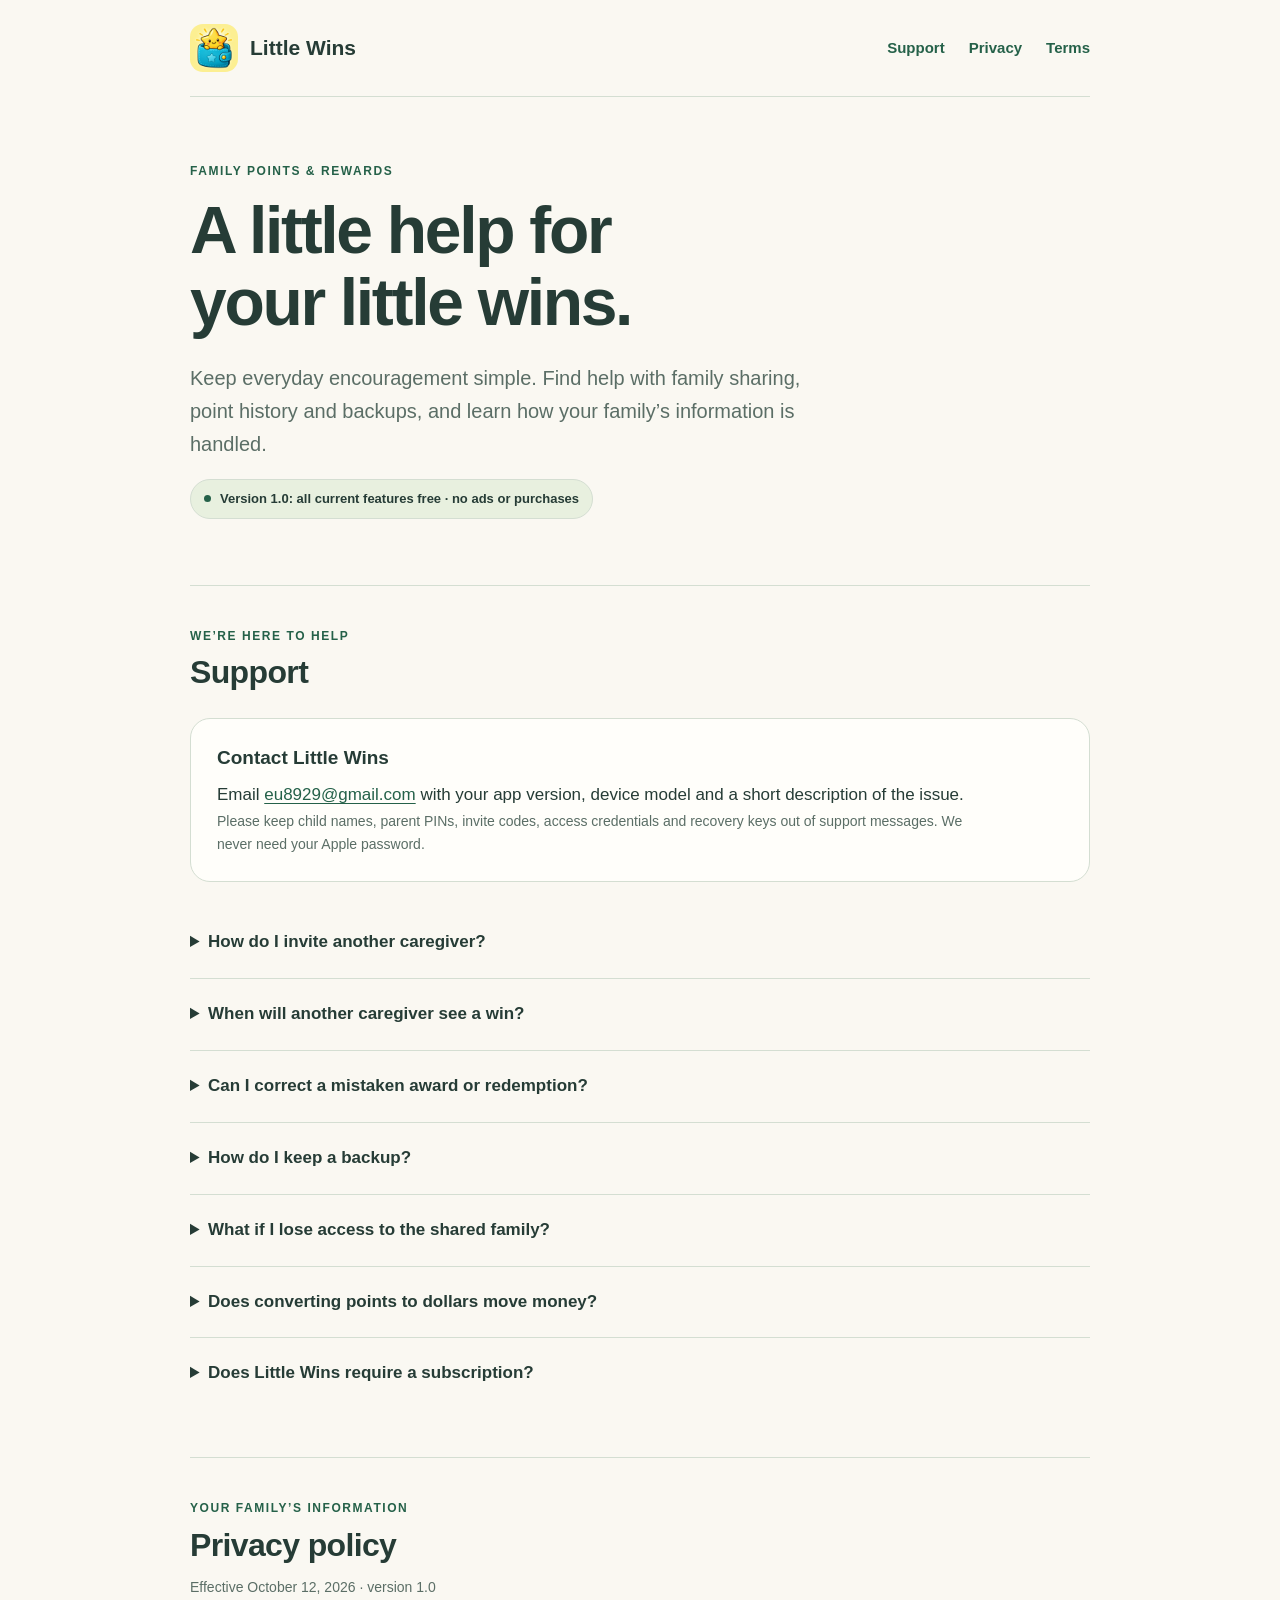
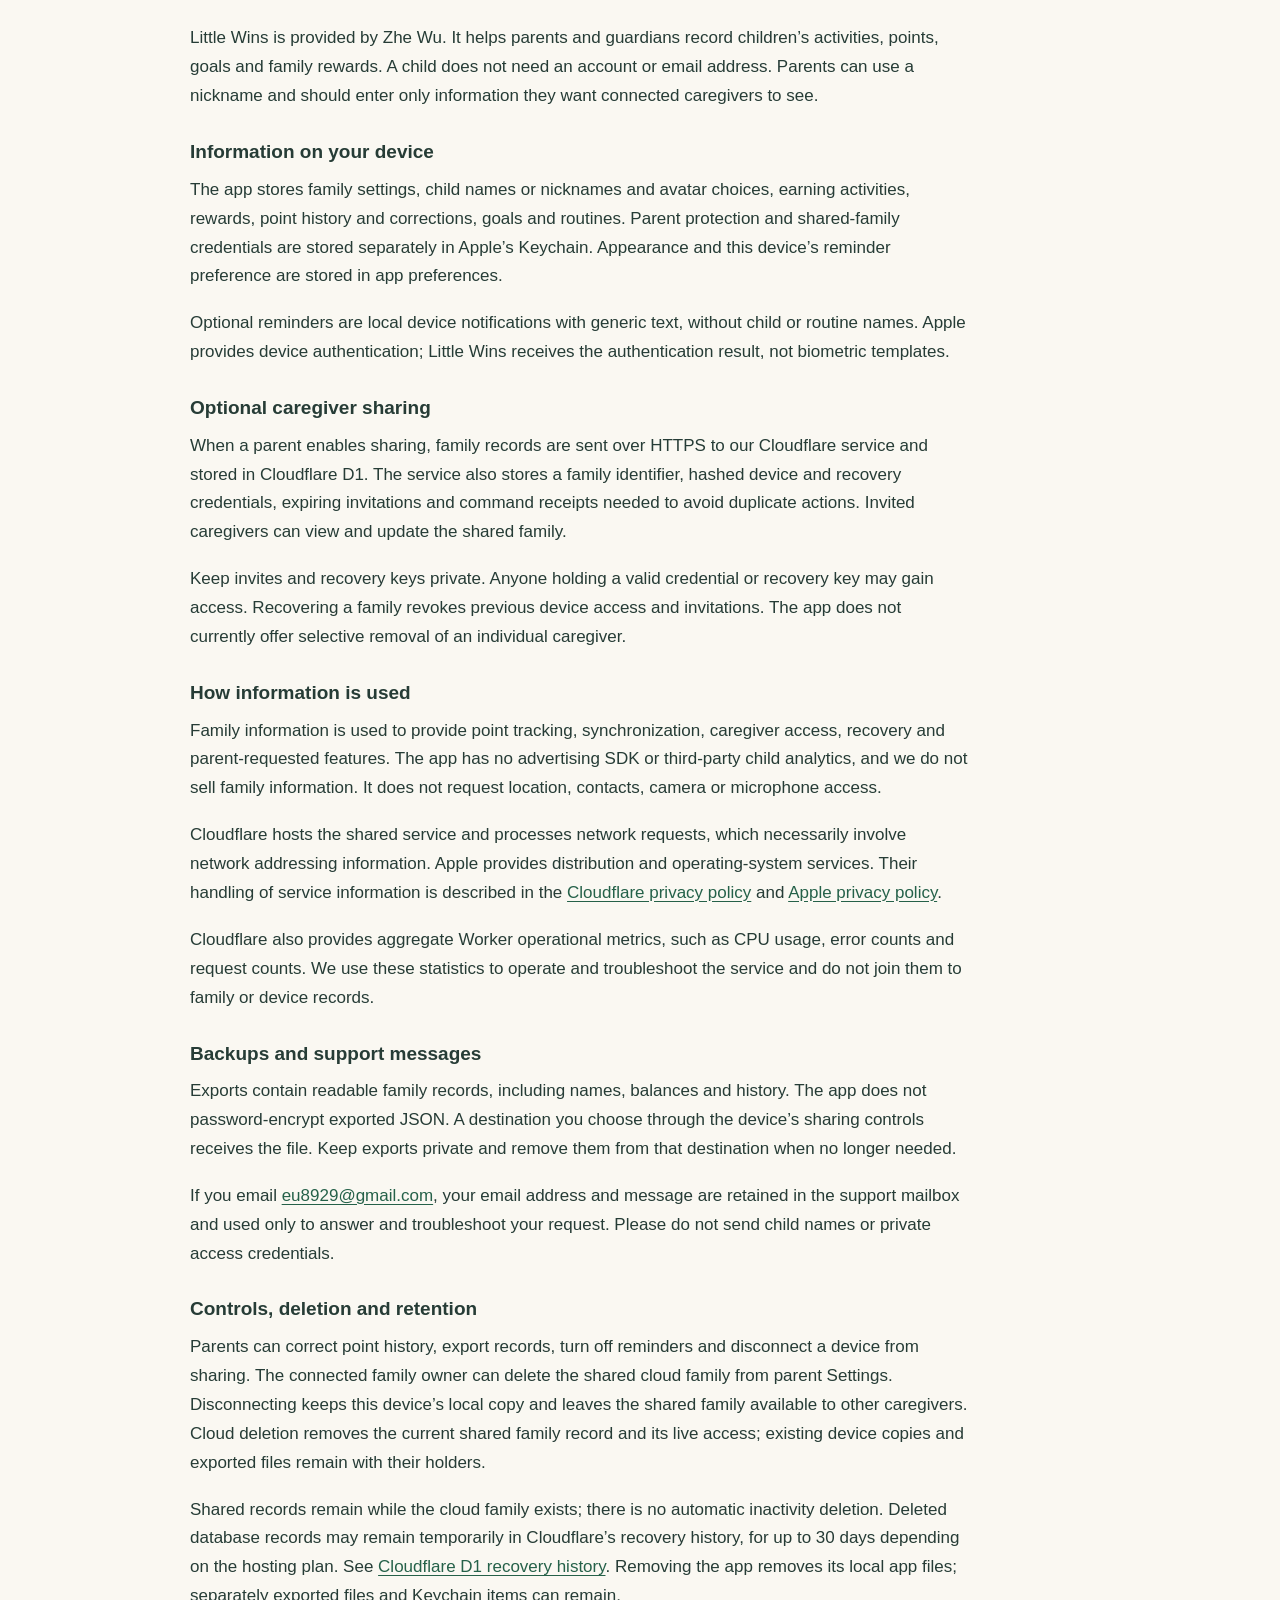
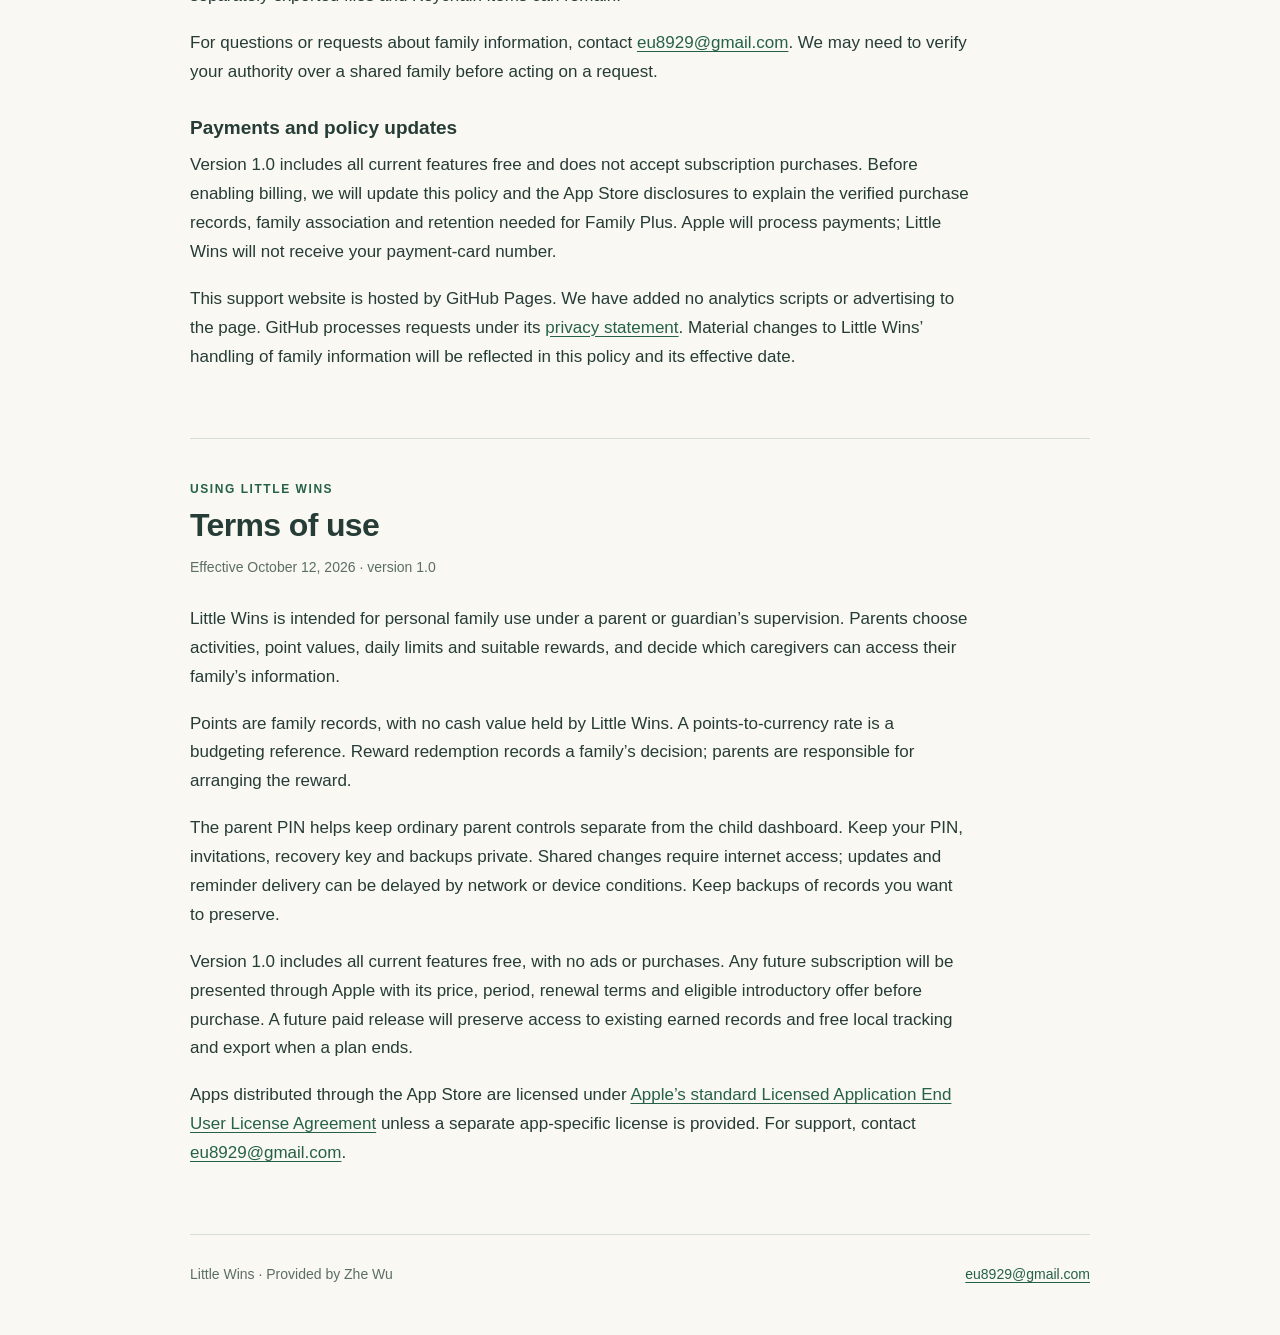
<file: little-wins/index.html>
<!doctype html>
<html lang="en">
  <head>
    <meta charset="utf-8">
    <meta name="viewport" content="width=device-width, initial-scale=1">
    <meta name="description" content="Support, privacy policy and terms for Little Wins, a parent-managed family points and rewards app.">
    <title>Little Wins · Support & Privacy</title>
    <link rel="icon" href="./icon.png" type="image/png">
    <link rel="stylesheet" href="./styles.css">
  </head>
  <body>
    <a class="skip-link" href="#main">Skip to content</a>
    <header class="site-header">
      <a class="brand" href="#top"><img src="./icon.png" width="48" height="48" alt=""><span>Little Wins</span></a>
      <nav aria-label="Page sections"><a href="#support">Support</a><a href="#privacy">Privacy</a><a href="#terms">Terms</a></nav>
    </header>
    <main id="main">
      <header class="hero" id="top">
        <p class="eyebrow">Family points & rewards</p>
        <h1>A little help for<br>your little wins.</h1>
        <p class="lede">Keep everyday encouragement simple. Find help with family sharing, point history and backups, and learn how your family’s information is handled.</p>
        <p class="release-note"><span class="dot" aria-hidden="true"></span> Version 1.0: all current features free · no ads or purchases</p>
      </header>

      <section id="support" aria-labelledby="support-heading">
        <div class="section-heading"><p class="eyebrow">We’re here to help</p><h2 id="support-heading">Support</h2></div>
        <div class="contact-card">
          <div><h3>Contact Little Wins</h3><p>Email <a href="mailto:eu8929@gmail.com?subject=Little%20Wins%20Support">eu8929@gmail.com</a> with your app version, device model and a short description of the issue.</p></div>
          <p class="small">Please keep child names, parent PINs, invite codes, access credentials and recovery keys out of support messages. We never need your Apple password.</p>
        </div>
        <div class="faq">
          <details><summary>How do I invite another caregiver?</summary><p>From parent Settings, enable family sharing and create an invite. On the other caregiver’s device, choose “Join an existing family” and enter the code. Invites work once and expire after one hour. Both devices need internet access for shared changes.</p></details>
          <details><summary>When will another caregiver see a win?</summary><p>Connected devices update automatically while Little Wins is open. Reopening the app refreshes the shared records after time offline. Network delays can affect when an update appears; shared changes need internet access.</p></details>
          <details><summary>Can I correct a mistaken award or redemption?</summary><p>Open History in parent mode and reverse the mistaken entry. Little Wins records the correction so the point history remains understandable.</p></details>
          <details><summary>How do I keep a backup?</summary><p>Use Settings → Export family backup. Backups are readable JSON files containing family information; they are not password-encrypted. Save them privately. An export does not include your parent PIN, cloud access credential or recovery key.</p><p>Restoring a backup replaces the family records on that device. Disconnect sharing before restoring a local backup. Keep a copy of your existing records first.</p></details>
          <details><summary>What if I lose access to the shared family?</summary><p>The family owner can save a recovery key from parent Settings. Keep it private and separate from your ordinary backup. Recovery keeps the family records but disconnects previous devices and invalidates old invites; caregivers will need new invitations.</p><p>Recovery replaces your saved key; save the new recovery key afterwards. Generating a new recovery key also invalidates the previous one.</p><p>There is no email-based recovery or universal parent PIN. Keep a private backup and recovery key rather than relying on support to retrieve them.</p></details>
          <details><summary>Does converting points to dollars move money?</summary><p>No. The conversion is a reference for a family’s reward budget. Parents arrange rewards themselves. Little Wins does not hold money, send payments or buy toys.</p></details>
          <details><summary>Does Little Wins require a subscription?</summary><p>No. Version 1.0 includes all current features free and does not accept subscription purchases. If a paid release becomes available, the app will show Apple’s actual plan price, billing period and any eligible trial before payment.</p></details>
        </div>
      </section>

      <section id="privacy" aria-labelledby="privacy-heading">
        <div class="section-heading"><p class="eyebrow">Your family’s information</p><h2 id="privacy-heading">Privacy policy</h2><p class="small">Effective October 12, 2026 · version 1.0</p></div>
        <p>Little Wins is provided by Zhe Wu. It helps parents and guardians record children’s activities, points, goals and family rewards. A child does not need an account or email address. Parents can use a nickname and should enter only information they want connected caregivers to see.</p>
        <h3>Information on your device</h3>
        <p>The app stores family settings, child names or nicknames and avatar choices, earning activities, rewards, point history and corrections, goals and routines. Parent protection and shared-family credentials are stored separately in Apple’s Keychain. Appearance and this device’s reminder preference are stored in app preferences.</p>
        <p>Optional reminders are local device notifications with generic text, without child or routine names. Apple provides device authentication; Little Wins receives the authentication result, not biometric templates.</p>
        <h3>Optional caregiver sharing</h3>
        <p>When a parent enables sharing, family records are sent over HTTPS to our Cloudflare service and stored in Cloudflare D1. The service also stores a family identifier, hashed device and recovery credentials, expiring invitations and command receipts needed to avoid duplicate actions. Invited caregivers can view and update the shared family.</p>
        <p>Keep invites and recovery keys private. Anyone holding a valid credential or recovery key may gain access. Recovering a family revokes previous device access and invitations. The app does not currently offer selective removal of an individual caregiver.</p>
        <h3>How information is used</h3>
        <p>Family information is used to provide point tracking, synchronization, caregiver access, recovery and parent-requested features. The app has no advertising SDK or third-party child analytics, and we do not sell family information. It does not request location, contacts, camera or microphone access.</p>
        <p>Cloudflare hosts the shared service and processes network requests, which necessarily involve network addressing information. Apple provides distribution and operating-system services. Their handling of service information is described in the <a href="https://www.cloudflare.com/privacypolicy/">Cloudflare privacy policy</a> and <a href="https://www.apple.com/legal/privacy/">Apple privacy policy</a>.</p>
        <p>Cloudflare also provides aggregate Worker operational metrics, such as CPU usage, error counts and request counts. We use these statistics to operate and troubleshoot the service and do not join them to family or device records.</p>
        <h3>Backups and support messages</h3>
        <p>Exports contain readable family records, including names, balances and history. The app does not password-encrypt exported JSON. A destination you choose through the device’s sharing controls receives the file. Keep exports private and remove them from that destination when no longer needed.</p>
        <p>If you email <a href="mailto:eu8929@gmail.com?subject=Little%20Wins%20Support">eu8929@gmail.com</a>, your email address and message are retained in the support mailbox and used only to answer and troubleshoot your request. Please do not send child names or private access credentials.</p>
        <h3>Controls, deletion and retention</h3>
        <p>Parents can correct point history, export records, turn off reminders and disconnect a device from sharing. The connected family owner can delete the shared cloud family from parent Settings. Disconnecting keeps this device’s local copy and leaves the shared family available to other caregivers. Cloud deletion removes the current shared family record and its live access; existing device copies and exported files remain with their holders.</p>
        <p>Shared records remain while the cloud family exists; there is no automatic inactivity deletion. Deleted database records may remain temporarily in Cloudflare’s recovery history, for up to 30 days depending on the hosting plan. See <a href="https://developers.cloudflare.com/d1/reference/time-travel/">Cloudflare D1 recovery history</a>. Removing the app removes its local app files; separately exported files and Keychain items can remain.</p>
        <p>For questions or requests about family information, contact <a href="mailto:eu8929@gmail.com?subject=Little%20Wins%20Privacy">eu8929@gmail.com</a>. We may need to verify your authority over a shared family before acting on a request.</p>
        <h3>Payments and policy updates</h3>
        <p>Version 1.0 includes all current features free and does not accept subscription purchases. Before enabling billing, we will update this policy and the App Store disclosures to explain the verified purchase records, family association and retention needed for Family Plus. Apple will process payments; Little Wins will not receive your payment-card number.</p>
        <p>This support website is hosted by GitHub Pages. We have added no analytics scripts or advertising to the page. GitHub processes requests under its <a href="https://docs.github.com/en/site-policy/privacy-policies/github-general-privacy-statement">privacy statement</a>. Material changes to Little Wins’ handling of family information will be reflected in this policy and its effective date.</p>
      </section>

      <section id="terms" aria-labelledby="terms-heading">
        <div class="section-heading"><p class="eyebrow">Using Little Wins</p><h2 id="terms-heading">Terms of use</h2><p class="small">Effective October 12, 2026 · version 1.0</p></div>
        <p>Little Wins is intended for personal family use under a parent or guardian’s supervision. Parents choose activities, point values, daily limits and suitable rewards, and decide which caregivers can access their family’s information.</p>
        <p>Points are family records, with no cash value held by Little Wins. A points-to-currency rate is a budgeting reference. Reward redemption records a family’s decision; parents are responsible for arranging the reward.</p>
        <p>The parent PIN helps keep ordinary parent controls separate from the child dashboard. Keep your PIN, invitations, recovery key and backups private. Shared changes require internet access; updates and reminder delivery can be delayed by network or device conditions. Keep backups of records you want to preserve.</p>
        <p>Version 1.0 includes all current features free, with no ads or purchases. Any future subscription will be presented through Apple with its price, period, renewal terms and eligible introductory offer before purchase. A future paid release will preserve access to existing earned records and free local tracking and export when a plan ends.</p>
        <p>Apps distributed through the App Store are licensed under <a href="https://www.apple.com/legal/internet-services/itunes/dev/stdeula/">Apple’s standard Licensed Application End User License Agreement</a> unless a separate app-specific license is provided. For support, contact <a href="mailto:eu8929@gmail.com?subject=Little%20Wins%20Support">eu8929@gmail.com</a>.</p>
      </section>
    </main>
    <footer><p>Little Wins · Provided by Zhe Wu</p><a href="mailto:eu8929@gmail.com">eu8929@gmail.com</a></footer>
  </body>
</html>
</file>
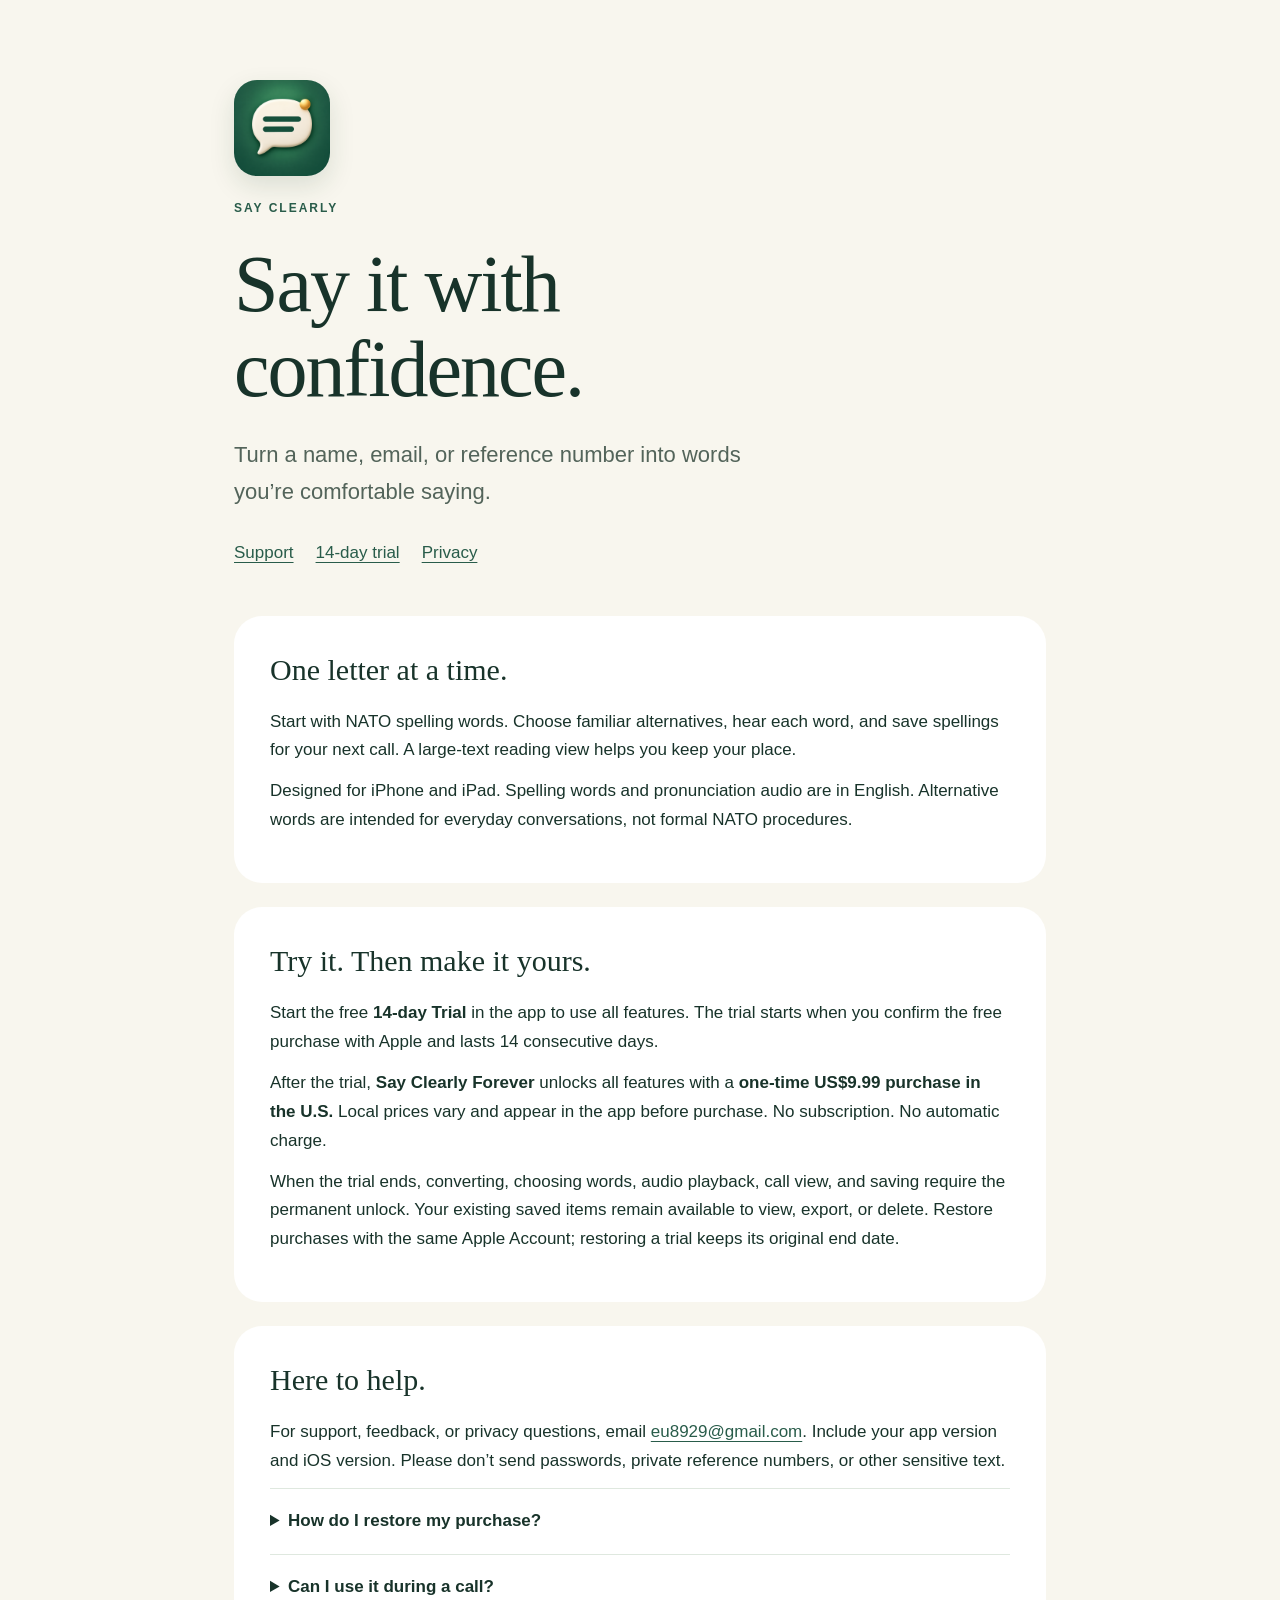
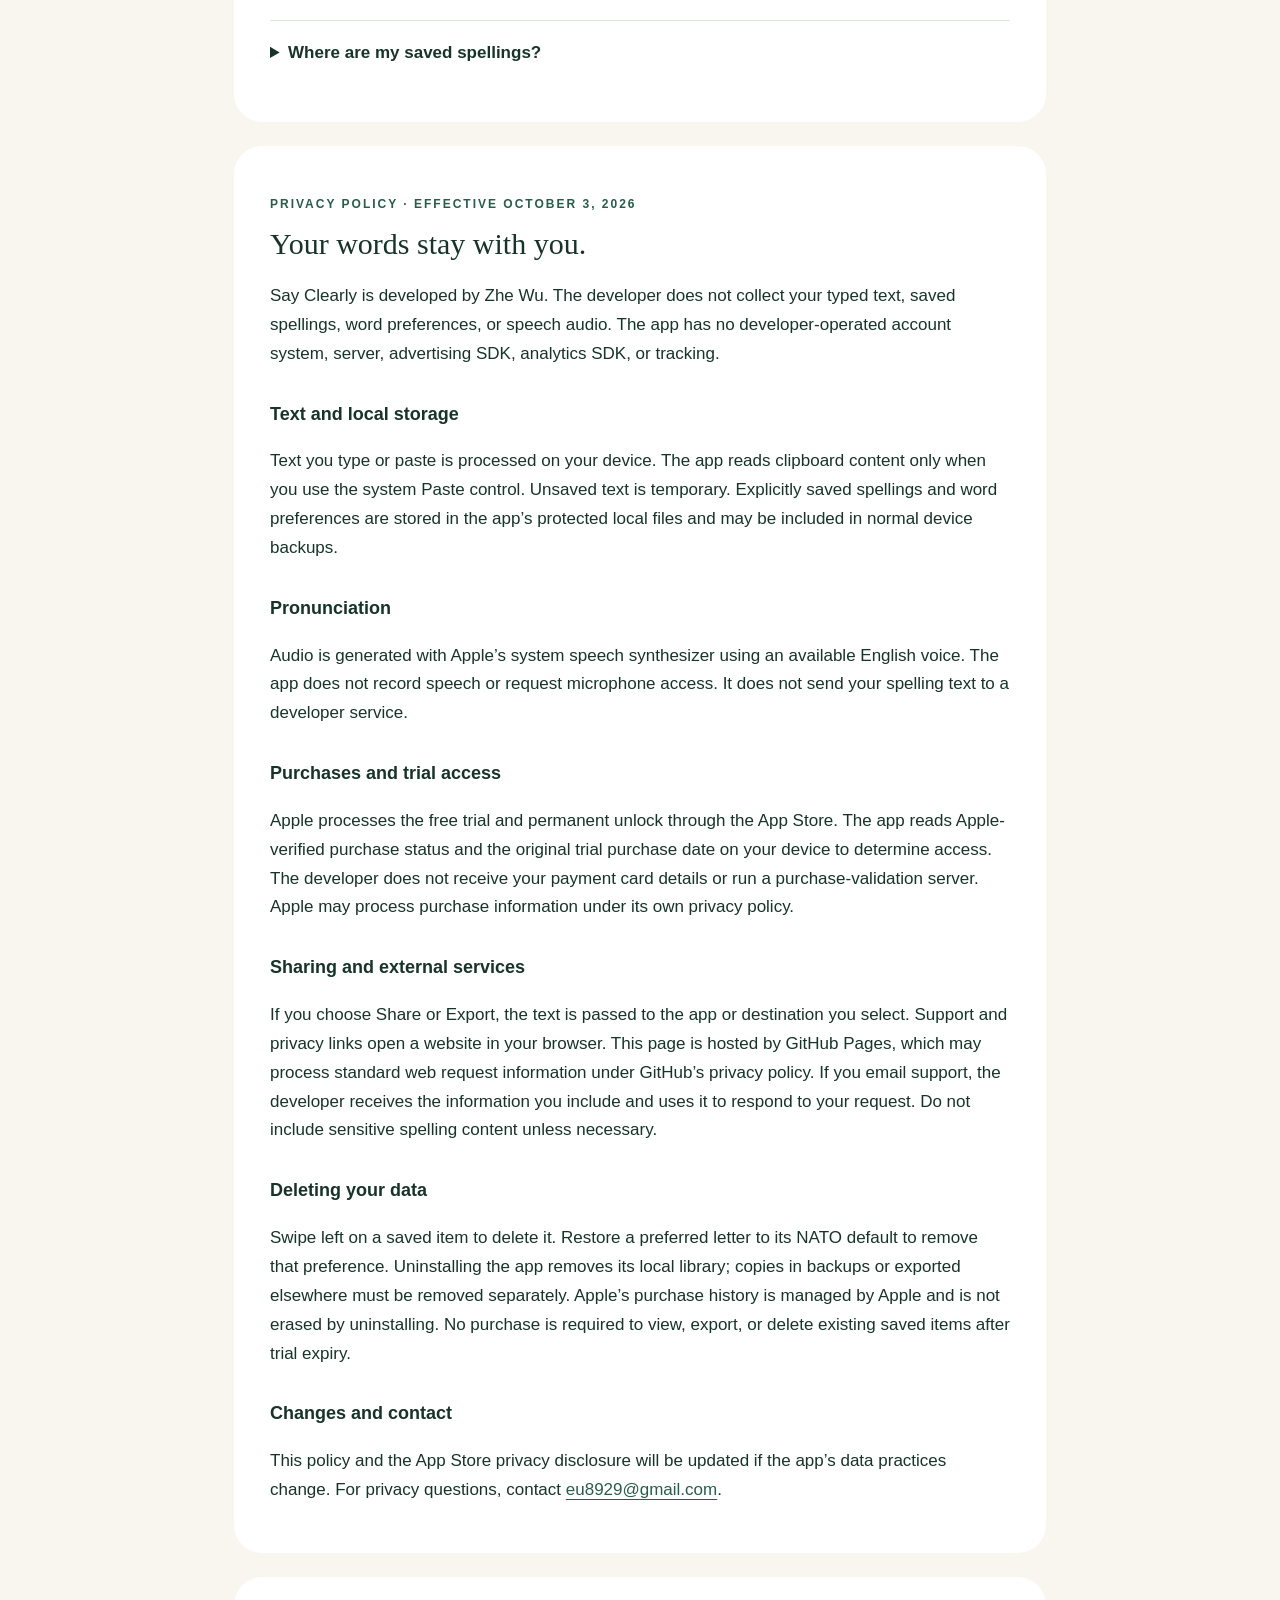
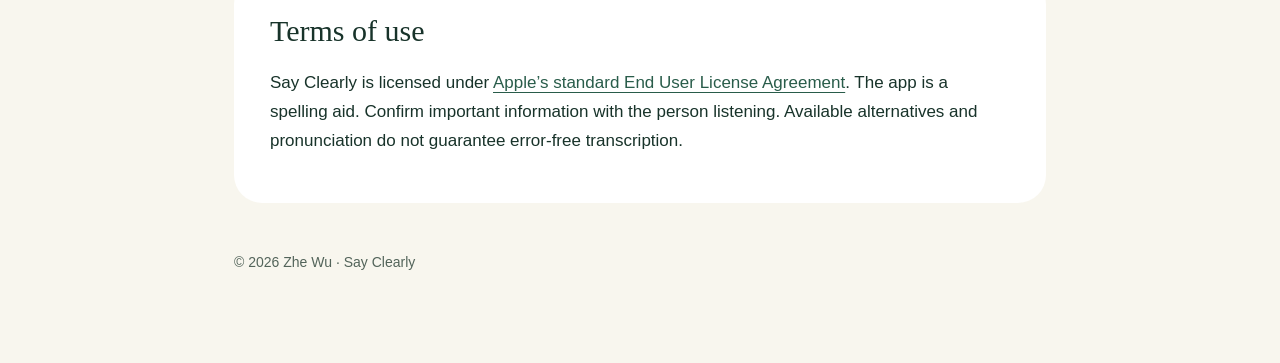
<file: say-clearly/index.html>
<!doctype html>
<html lang="en"><head><meta charset="utf-8"><meta name="viewport" content="width=device-width, initial-scale=1"><title>Say Clearly — Support & Privacy</title><meta name="description" content="Spell names, emails and reference numbers with words you feel comfortable saying. Support, pricing and privacy for Say Clearly."><link rel="stylesheet" href="styles.css"></head>
<body><main>
<header><img src="icon.png" width="96" height="96" alt="Say Clearly app icon"><p class="eyebrow">SAY CLEARLY</p><h1>Say it with<br>confidence.</h1><p class="lead">Turn a name, email, or reference number into words you’re comfortable saying.</p><nav><a href="#support">Support</a><a href="#pricing">14-day trial</a><a href="#privacy">Privacy</a></nav></header>
<section><h2>One letter at a time.</h2><p>Start with NATO spelling words. Choose familiar alternatives, hear each word, and save spellings for your next call. A large-text reading view helps you keep your place.</p><p>Designed for iPhone and iPad. Spelling words and pronunciation audio are in English. Alternative words are intended for everyday conversations, not formal NATO procedures.</p></section>
<section id="pricing"><h2>Try it. Then make it yours.</h2><p>Start the free <strong>14-day Trial</strong> in the app to use all features. The trial starts when you confirm the free purchase with Apple and lasts 14 consecutive days.</p><p>After the trial, <strong>Say Clearly Forever</strong> unlocks all features with a <strong>one-time US$9.99 purchase in the U.S.</strong> Local prices vary and appear in the app before purchase. No subscription. No automatic charge.</p><p>When the trial ends, converting, choosing words, audio playback, call view, and saving require the permanent unlock. Your existing saved items remain available to view, export, or delete. Restore purchases with the same Apple Account; restoring a trial keeps its original end date.</p></section>
<section id="support"><h2>Here to help.</h2><p>For support, feedback, or privacy questions, email <a href="mailto:eu8929@gmail.com">eu8929@gmail.com</a>. Include your app version and iOS version. Please don’t send passwords, private reference numbers, or other sensitive text.</p><details><summary>How do I restore my purchase?</summary><p>Open the information button on the Spell tab, or the access screen shown at launch, then tap Restore purchases. Use the Apple Account that started the trial or bought the permanent unlock.</p></details><details><summary>Can I use it during a call?</summary><p>Call view is a large-text reading aid. Say Clearly does not make, join, or record calls. Audio may be unavailable or interrupted during a phone call; you can still read the words yourself.</p></details><details><summary>Where are my saved spellings?</summary><p>They are stored locally on your device. There is no built-in cloud sync between devices. Your device’s normal backup may include them. Keep your own copy of important information.</p></details></section>
<section id="privacy"><p class="eyebrow">PRIVACY POLICY · EFFECTIVE OCTOBER 3, 2026</p><h2>Your words stay with you.</h2><p>Say Clearly is developed by Zhe Wu. The developer does not collect your typed text, saved spellings, word preferences, or speech audio. The app has no developer-operated account system, server, advertising SDK, analytics SDK, or tracking.</p><h3>Text and local storage</h3><p>Text you type or paste is processed on your device. The app reads clipboard content only when you use the system Paste control. Unsaved text is temporary. Explicitly saved spellings and word preferences are stored in the app’s protected local files and may be included in normal device backups.</p><h3>Pronunciation</h3><p>Audio is generated with Apple’s system speech synthesizer using an available English voice. The app does not record speech or request microphone access. It does not send your spelling text to a developer service.</p><h3>Purchases and trial access</h3><p>Apple processes the free trial and permanent unlock through the App Store. The app reads Apple-verified purchase status and the original trial purchase date on your device to determine access. The developer does not receive your payment card details or run a purchase-validation server. Apple may process purchase information under its own privacy policy.</p><h3>Sharing and external services</h3><p>If you choose Share or Export, the text is passed to the app or destination you select. Support and privacy links open a website in your browser. This page is hosted by GitHub Pages, which may process standard web request information under GitHub’s privacy policy. If you email support, the developer receives the information you include and uses it to respond to your request. Do not include sensitive spelling content unless necessary.</p><h3>Deleting your data</h3><p>Swipe left on a saved item to delete it. Restore a preferred letter to its NATO default to remove that preference. Uninstalling the app removes its local library; copies in backups or exported elsewhere must be removed separately. Apple’s purchase history is managed by Apple and is not erased by uninstalling. No purchase is required to view, export, or delete existing saved items after trial expiry.</p><h3>Changes and contact</h3><p>This policy and the App Store privacy disclosure will be updated if the app’s data practices change. For privacy questions, contact <a href="mailto:eu8929@gmail.com">eu8929@gmail.com</a>.</p></section>
<section id="terms"><h2>Terms of use</h2><p>Say Clearly is licensed under <a href="https://www.apple.com/legal/internet-services/itunes/dev/stdeula/">Apple’s standard End User License Agreement</a>. The app is a spelling aid. Confirm important information with the person listening. Available alternatives and pronunciation do not guarantee error-free transcription.</p></section><footer>© 2026 Zhe Wu · Say Clearly</footer>
</main></body></html>
</file>
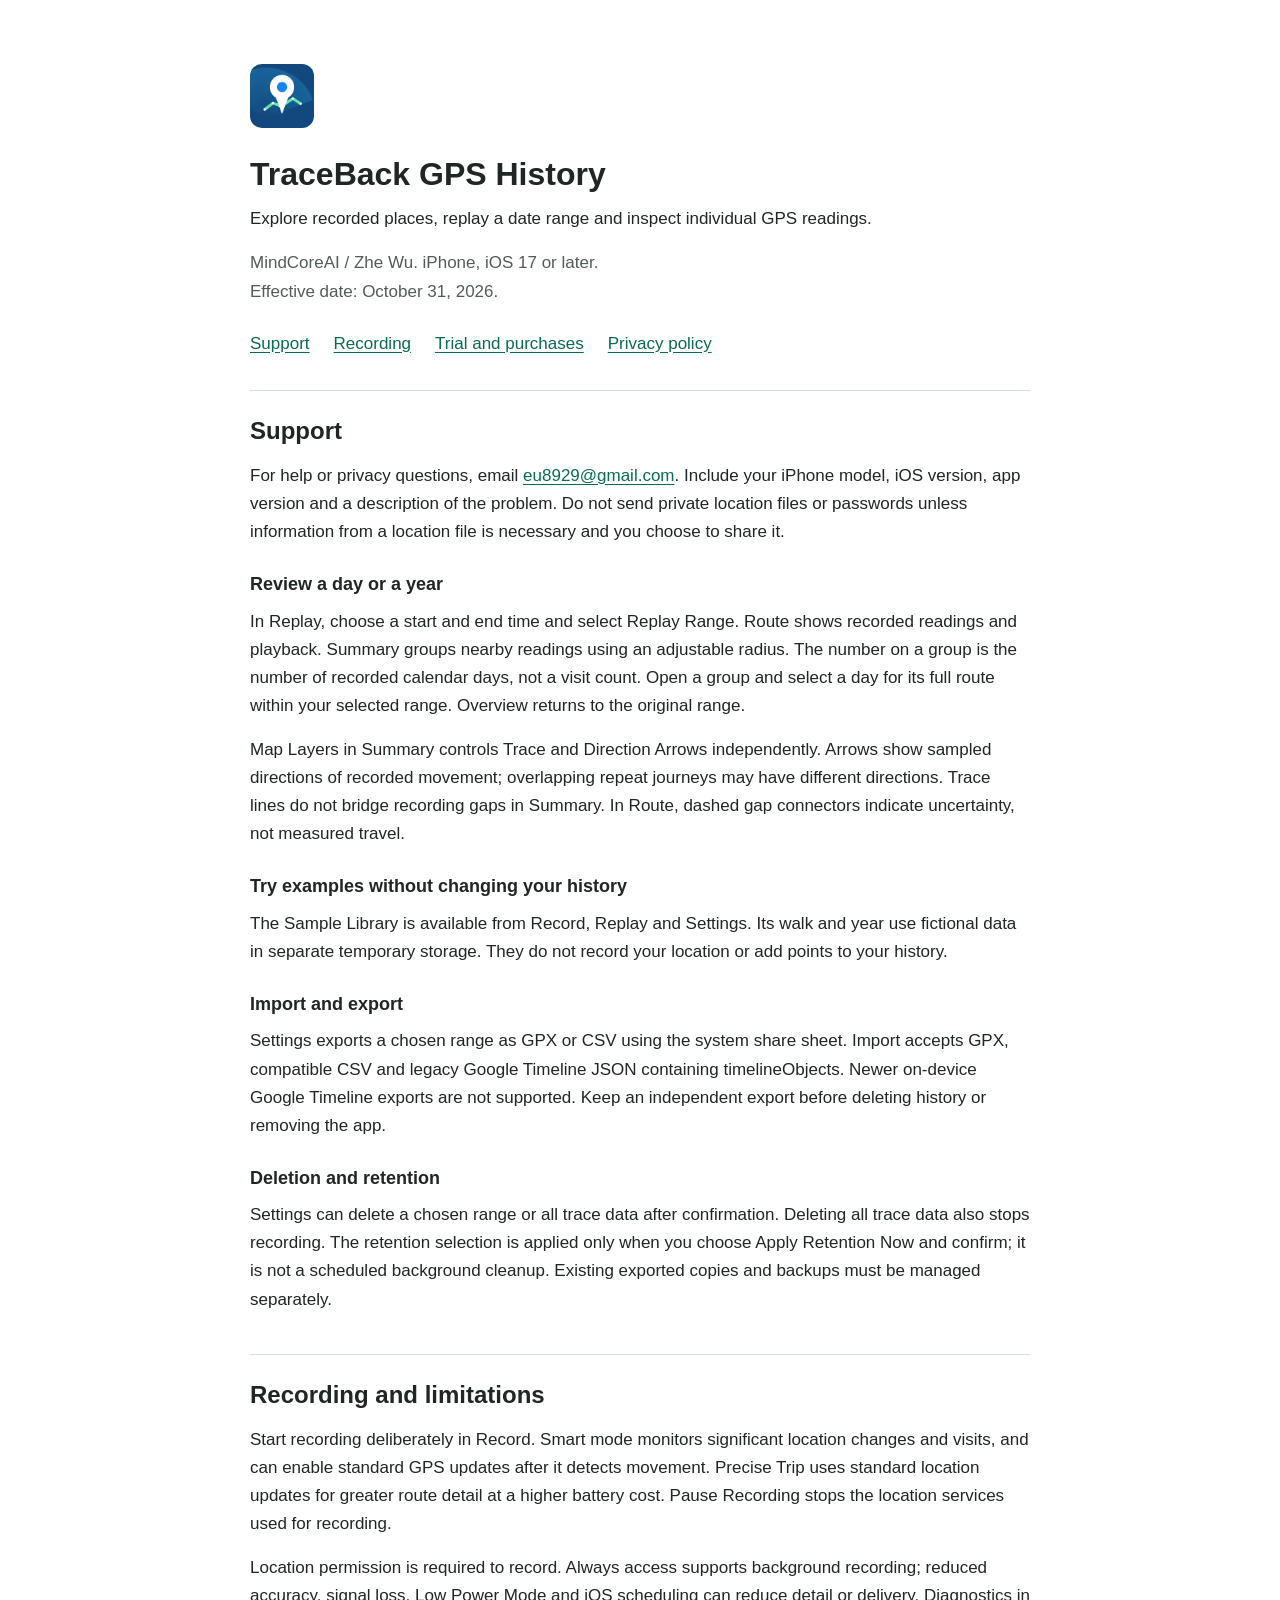
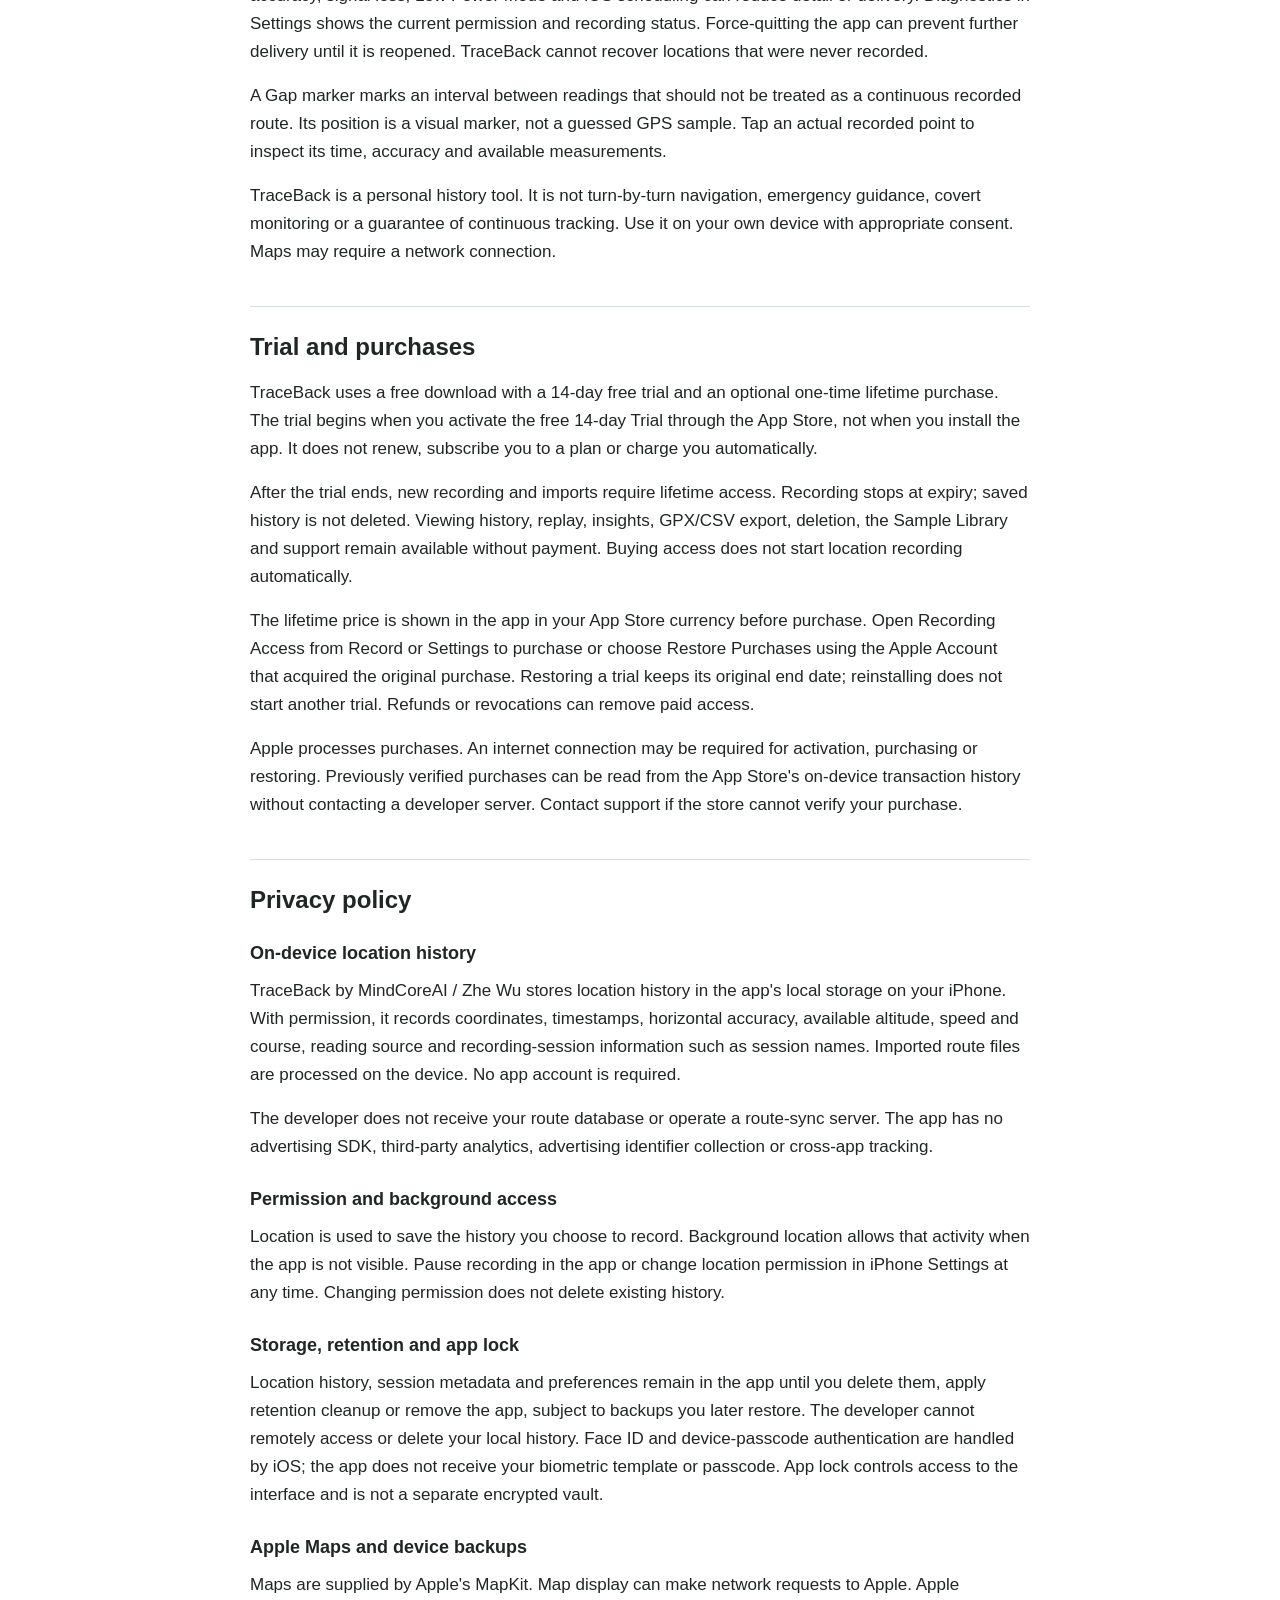
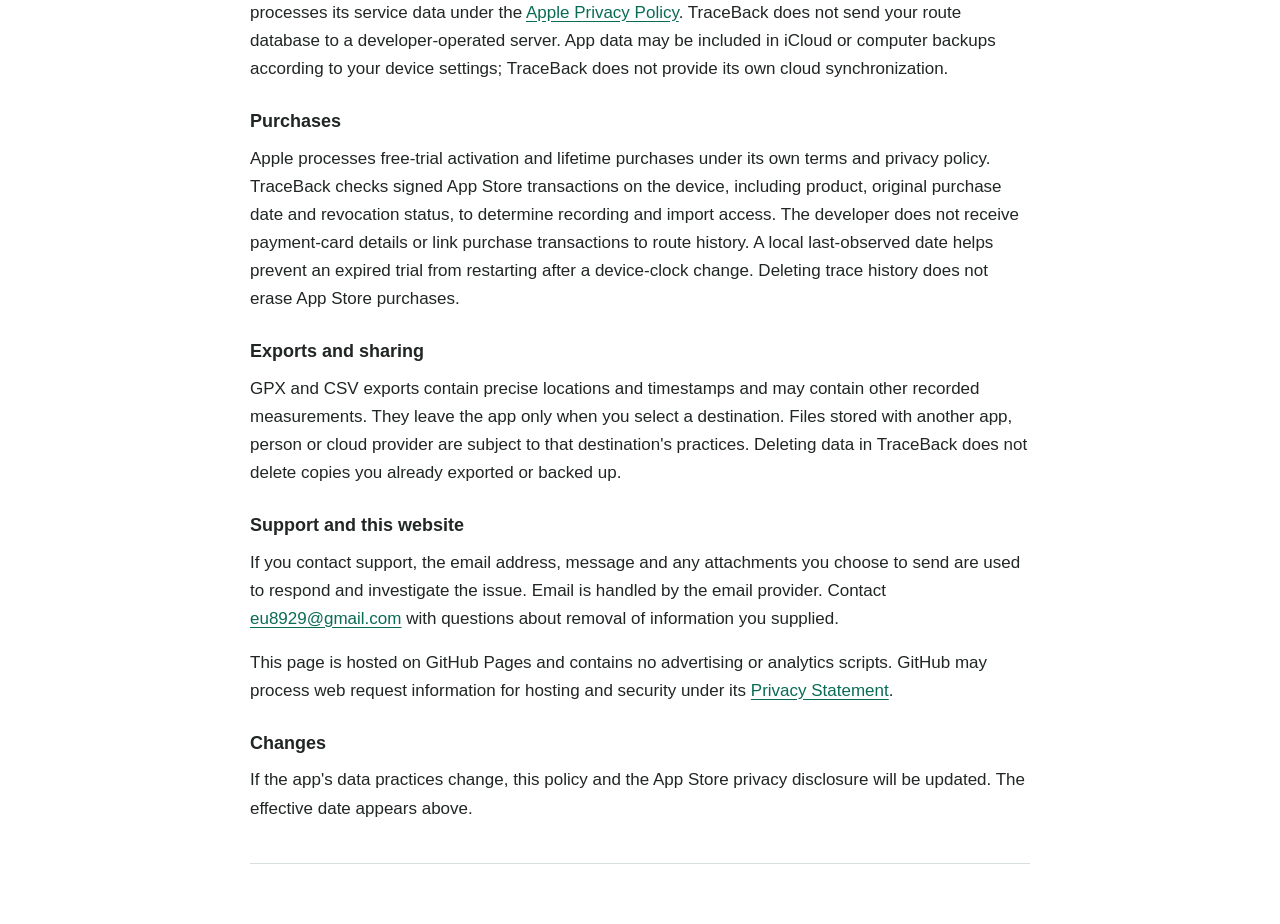
<file: traceback/index.html>
<!doctype html>
<html lang="en">
<head>
  <meta charset="utf-8">
  <meta name="viewport" content="width=device-width, initial-scale=1">
  <title>TraceBack GPS History | Support and Privacy</title>
  <meta name="description" content="Support and privacy information for TraceBack GPS History by MindCoreAI. Explore recorded places, replay dates and inspect GPS readings.">
  <style>
    :root { color-scheme: light dark; --paper: #fff; --ink: #202624; --muted: #535b57; --line: #d7dfdb; --link: #096b54; }
    * { box-sizing: border-box; letter-spacing: 0; }
    body { margin: 0; background: var(--paper); color: var(--ink); font: 17px/1.65 -apple-system, BlinkMacSystemFont, "Segoe UI", sans-serif; }
    main { width: min(780px, calc(100% - 40px)); margin: 0 auto; padding: 40px 0 60px; }
    header, section { padding: 24px 0; border-bottom: 1px solid var(--line); }
    header img { width: 64px; height: 64px; border-radius: 12px; }
    h1 { font-size: 32px; line-height: 1.2; margin: 18px 0 12px; }
    h2 { font-size: 24px; line-height: 1.3; margin: 0 0 16px; }
    h3 { font-size: 18px; margin: 24px 0 8px; }
    p { margin: 0 0 16px; }
    h1, h2, h3, p, li { overflow-wrap: anywhere; }
    .secondary { color: var(--muted); }
    a { color: var(--link); text-underline-offset: 3px; }
    a:focus-visible { outline: 3px solid var(--link); outline-offset: 4px; }
    nav { display: flex; flex-wrap: wrap; gap: 12px 24px; }
    nav a { padding: 8px 0; }
    li { margin-bottom: 10px; }
    @media (prefers-color-scheme: dark) {
      :root { --paper: #181b19; --ink: #eff4f0; --muted: #bdc9c1; --line: #3b463f; --link: #79d7ba; }
    }
  </style>
</head>
<body>
<main>
  <header>
    <img src="app-icon.png" alt="TraceBack app icon" width="64" height="64">
    <h1>TraceBack GPS History</h1>
    <p>Explore recorded places, replay a date range and inspect individual GPS readings.</p>
    <p class="secondary">MindCoreAI / Zhe Wu. iPhone, iOS 17 or later.<br>Effective date: October 31, 2026.</p>
    <nav aria-label="Page sections"><a href="#support">Support</a><a href="#recording">Recording</a><a href="#purchases">Trial and purchases</a><a href="#privacy">Privacy policy</a></nav>
  </header>
  <section id="support" aria-labelledby="support-title">
    <h2 id="support-title">Support</h2>
    <p>For help or privacy questions, email <a href="mailto:eu8929@gmail.com">eu8929@gmail.com</a>. Include your iPhone model, iOS version, app version and a description of the problem. Do not send private location files or passwords unless information from a location file is necessary and you choose to share it.</p>
    <h3>Review a day or a year</h3>
    <p>In Replay, choose a start and end time and select Replay Range. Route shows recorded readings and playback. Summary groups nearby readings using an adjustable radius. The number on a group is the number of recorded calendar days, not a visit count. Open a group and select a day for its full route within your selected range. Overview returns to the original range.</p>
    <p>Map Layers in Summary controls Trace and Direction Arrows independently. Arrows show sampled directions of recorded movement; overlapping repeat journeys may have different directions. Trace lines do not bridge recording gaps in Summary. In Route, dashed gap connectors indicate uncertainty, not measured travel.</p>
    <h3>Try examples without changing your history</h3>
    <p>The Sample Library is available from Record, Replay and Settings. Its walk and year use fictional data in separate temporary storage. They do not record your location or add points to your history.</p>
    <h3>Import and export</h3>
    <p>Settings exports a chosen range as GPX or CSV using the system share sheet. Import accepts GPX, compatible CSV and legacy Google Timeline JSON containing timelineObjects. Newer on-device Google Timeline exports are not supported. Keep an independent export before deleting history or removing the app.</p>
    <h3>Deletion and retention</h3>
    <p>Settings can delete a chosen range or all trace data after confirmation. Deleting all trace data also stops recording. The retention selection is applied only when you choose Apply Retention Now and confirm; it is not a scheduled background cleanup. Existing exported copies and backups must be managed separately.</p>
  </section>
  <section id="recording" aria-labelledby="recording-title">
    <h2 id="recording-title">Recording and limitations</h2>
    <p>Start recording deliberately in Record. Smart mode monitors significant location changes and visits, and can enable standard GPS updates after it detects movement. Precise Trip uses standard location updates for greater route detail at a higher battery cost. Pause Recording stops the location services used for recording.</p>
    <p>Location permission is required to record. Always access supports background recording; reduced accuracy, signal loss, Low Power Mode and iOS scheduling can reduce detail or delivery. Diagnostics in Settings shows the current permission and recording status. Force-quitting the app can prevent further delivery until it is reopened. TraceBack cannot recover locations that were never recorded.</p>
    <p>A Gap marker marks an interval between readings that should not be treated as a continuous recorded route. Its position is a visual marker, not a guessed GPS sample. Tap an actual recorded point to inspect its time, accuracy and available measurements.</p>
    <p>TraceBack is a personal history tool. It is not turn-by-turn navigation, emergency guidance, covert monitoring or a guarantee of continuous tracking. Use it on your own device with appropriate consent. Maps may require a network connection.</p>
  </section>
  <section id="purchases" aria-labelledby="purchases-title">
    <h2 id="purchases-title">Trial and purchases</h2>
    <p>TraceBack uses a free download with a 14-day free trial and an optional one-time lifetime purchase. The trial begins when you activate the free 14-day Trial through the App Store, not when you install the app. It does not renew, subscribe you to a plan or charge you automatically.</p>
    <p>After the trial ends, new recording and imports require lifetime access. Recording stops at expiry; saved history is not deleted. Viewing history, replay, insights, GPX/CSV export, deletion, the Sample Library and support remain available without payment. Buying access does not start location recording automatically.</p>
    <p>The lifetime price is shown in the app in your App Store currency before purchase. Open Recording Access from Record or Settings to purchase or choose Restore Purchases using the Apple Account that acquired the original purchase. Restoring a trial keeps its original end date; reinstalling does not start another trial. Refunds or revocations can remove paid access.</p>
    <p>Apple processes purchases. An internet connection may be required for activation, purchasing or restoring. Previously verified purchases can be read from the App Store's on-device transaction history without contacting a developer server. Contact support if the store cannot verify your purchase.</p>
  </section>
  <section id="privacy" aria-labelledby="privacy-title">
    <h2 id="privacy-title">Privacy policy</h2>
    <h3>On-device location history</h3>
    <p>TraceBack by MindCoreAI / Zhe Wu stores location history in the app's local storage on your iPhone. With permission, it records coordinates, timestamps, horizontal accuracy, available altitude, speed and course, reading source and recording-session information such as session names. Imported route files are processed on the device. No app account is required.</p>
    <p>The developer does not receive your route database or operate a route-sync server. The app has no advertising SDK, third-party analytics, advertising identifier collection or cross-app tracking.</p>
    <h3>Permission and background access</h3>
    <p>Location is used to save the history you choose to record. Background location allows that activity when the app is not visible. Pause recording in the app or change location permission in iPhone Settings at any time. Changing permission does not delete existing history.</p>
    <h3>Storage, retention and app lock</h3>
    <p>Location history, session metadata and preferences remain in the app until you delete them, apply retention cleanup or remove the app, subject to backups you later restore. The developer cannot remotely access or delete your local history. Face ID and device-passcode authentication are handled by iOS; the app does not receive your biometric template or passcode. App lock controls access to the interface and is not a separate encrypted vault.</p>
    <h3>Apple Maps and device backups</h3>
    <p>Maps are supplied by Apple's MapKit. Map display can make network requests to Apple. Apple processes its service data under the <a href="https://www.apple.com/legal/privacy/">Apple Privacy Policy</a>. TraceBack does not send your route database to a developer-operated server. App data may be included in iCloud or computer backups according to your device settings; TraceBack does not provide its own cloud synchronization.</p>
    <h3>Purchases</h3>
    <p>Apple processes free-trial activation and lifetime purchases under its own terms and privacy policy. TraceBack checks signed App Store transactions on the device, including product, original purchase date and revocation status, to determine recording and import access. The developer does not receive payment-card details or link purchase transactions to route history. A local last-observed date helps prevent an expired trial from restarting after a device-clock change. Deleting trace history does not erase App Store purchases.</p>
    <h3>Exports and sharing</h3>
    <p>GPX and CSV exports contain precise locations and timestamps and may contain other recorded measurements. They leave the app only when you select a destination. Files stored with another app, person or cloud provider are subject to that destination's practices. Deleting data in TraceBack does not delete copies you already exported or backed up.</p>
    <h3>Support and this website</h3>
    <p>If you contact support, the email address, message and any attachments you choose to send are used to respond and investigate the issue. Email is handled by the email provider. Contact <a href="mailto:eu8929@gmail.com">eu8929@gmail.com</a> with questions about removal of information you supplied.</p>
    <p>This page is hosted on GitHub Pages and contains no advertising or analytics scripts. GitHub may process web request information for hosting and security under its <a href="https://docs.github.com/en/site-policy/privacy-policies/github-general-privacy-statement">Privacy Statement</a>.</p>
    <h3>Changes</h3>
    <p>If the app's data practices change, this policy and the App Store privacy disclosure will be updated. The effective date appears above.</p>
  </section>
</main>
</body>
</html>
</file>
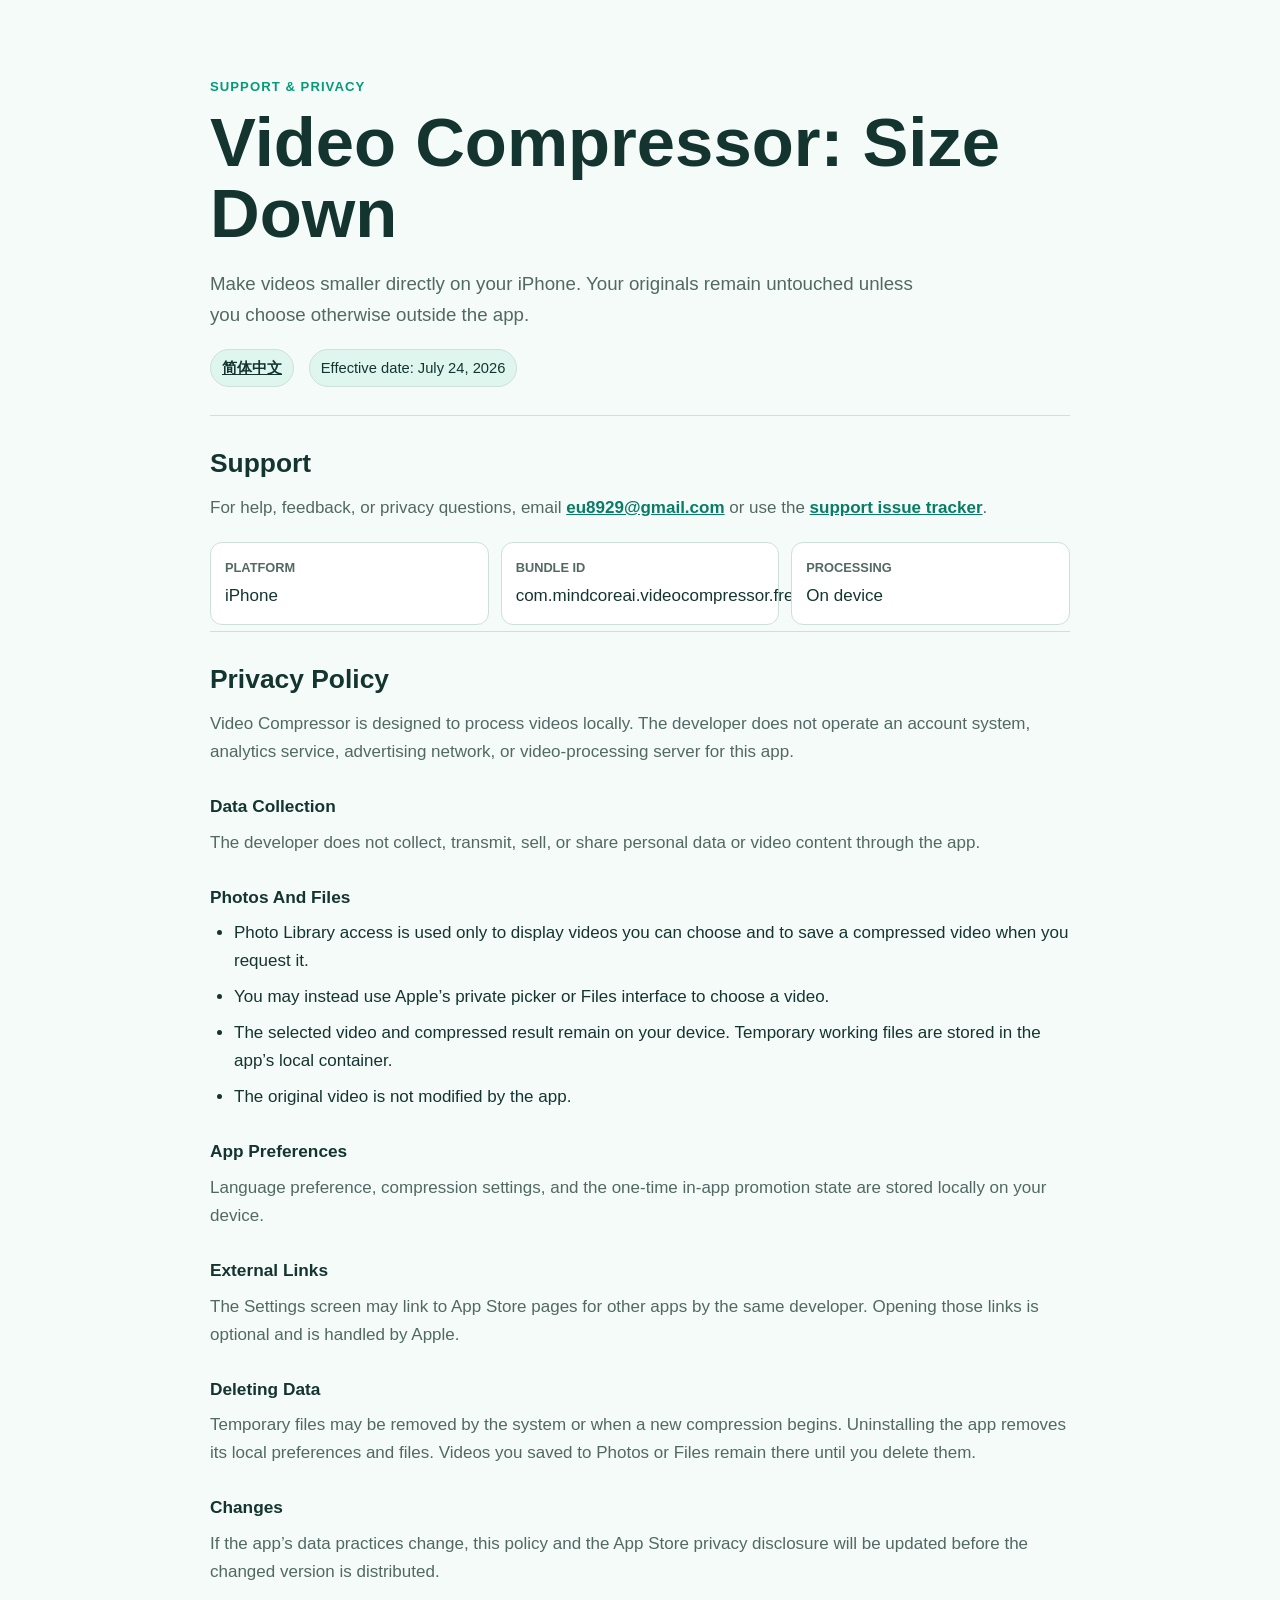
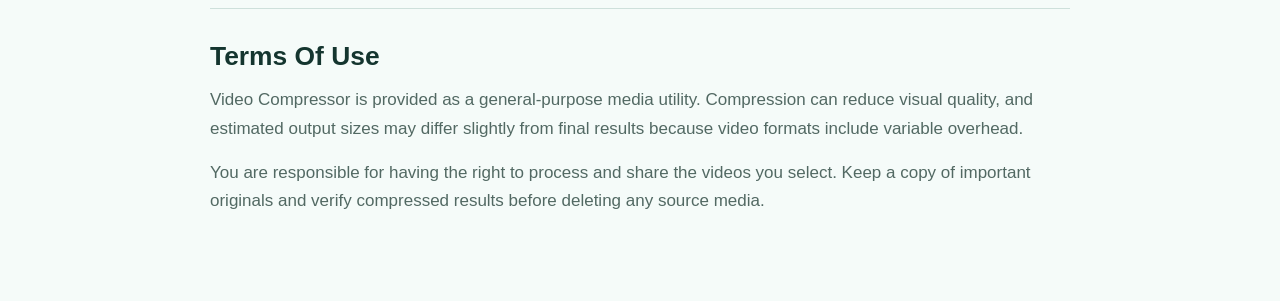
<file: video-compressor/index.html>
<!doctype html>
<html lang="en">
<head>
  <meta charset="utf-8">
  <meta name="viewport" content="width=device-width, initial-scale=1">
  <title>Video Compressor Support &amp; Privacy</title>
  <meta name="description" content="Support, privacy policy, and terms for Video Compressor: Size Down.">
  <link rel="stylesheet" href="./styles.css">
</head>
<body>
  <main>
    <header class="hero">
      <p class="eyebrow">Support &amp; Privacy</p>
      <h1>Video Compressor: Size Down</h1>
      <p class="lede">Make videos smaller directly on your iPhone. Your originals remain untouched unless you choose otherwise outside the app.</p>
      <a class="language" href="./zh-Hans/" lang="zh-Hans">简体中文</a>
      <p class="date">Effective date: July 24, 2026</p>
    </header>

    <section aria-labelledby="support">
      <h2 id="support">Support</h2>
      <p>
        For help, feedback, or privacy questions, email
        <a href="mailto:eu8929@gmail.com">eu8929@gmail.com</a>
        or use the
        <a href="https://github.com/MindCoreAI/video-compressor/issues">support issue tracker</a>.
      </p>
      <div class="metadata">
        <div><strong>Platform</strong>iPhone</div>
        <div><strong>Bundle ID</strong>com.mindcoreai.videocompressor.free</div>
        <div><strong>Processing</strong>On device</div>
      </div>
    </section>

    <section aria-labelledby="privacy">
      <h2 id="privacy">Privacy Policy</h2>
      <p>Video Compressor is designed to process videos locally. The developer does not operate an account system, analytics service, advertising network, or video-processing server for this app.</p>

      <h3>Data Collection</h3>
      <p>The developer does not collect, transmit, sell, or share personal data or video content through the app.</p>

      <h3>Photos And Files</h3>
      <ul>
        <li>Photo Library access is used only to display videos you can choose and to save a compressed video when you request it.</li>
        <li>You may instead use Apple’s private picker or Files interface to choose a video.</li>
        <li>The selected video and compressed result remain on your device. Temporary working files are stored in the app’s local container.</li>
        <li>The original video is not modified by the app.</li>
      </ul>

      <h3>App Preferences</h3>
      <p>Language preference, compression settings, and the one-time in-app promotion state are stored locally on your device.</p>

      <h3>External Links</h3>
      <p>The Settings screen may link to App Store pages for other apps by the same developer. Opening those links is optional and is handled by Apple.</p>

      <h3>Deleting Data</h3>
      <p>Temporary files may be removed by the system or when a new compression begins. Uninstalling the app removes its local preferences and files. Videos you saved to Photos or Files remain there until you delete them.</p>

      <h3>Changes</h3>
      <p>If the app’s data practices change, this policy and the App Store privacy disclosure will be updated before the changed version is distributed.</p>
    </section>

    <section aria-labelledby="terms">
      <h2 id="terms">Terms Of Use</h2>
      <p>Video Compressor is provided as a general-purpose media utility. Compression can reduce visual quality, and estimated output sizes may differ slightly from final results because video formats include variable overhead.</p>
      <p>You are responsible for having the right to process and share the videos you select. Keep a copy of important originals and verify compressed results before deleting any source media.</p>
    </section>
  </main>
</body>
</html>
</file>
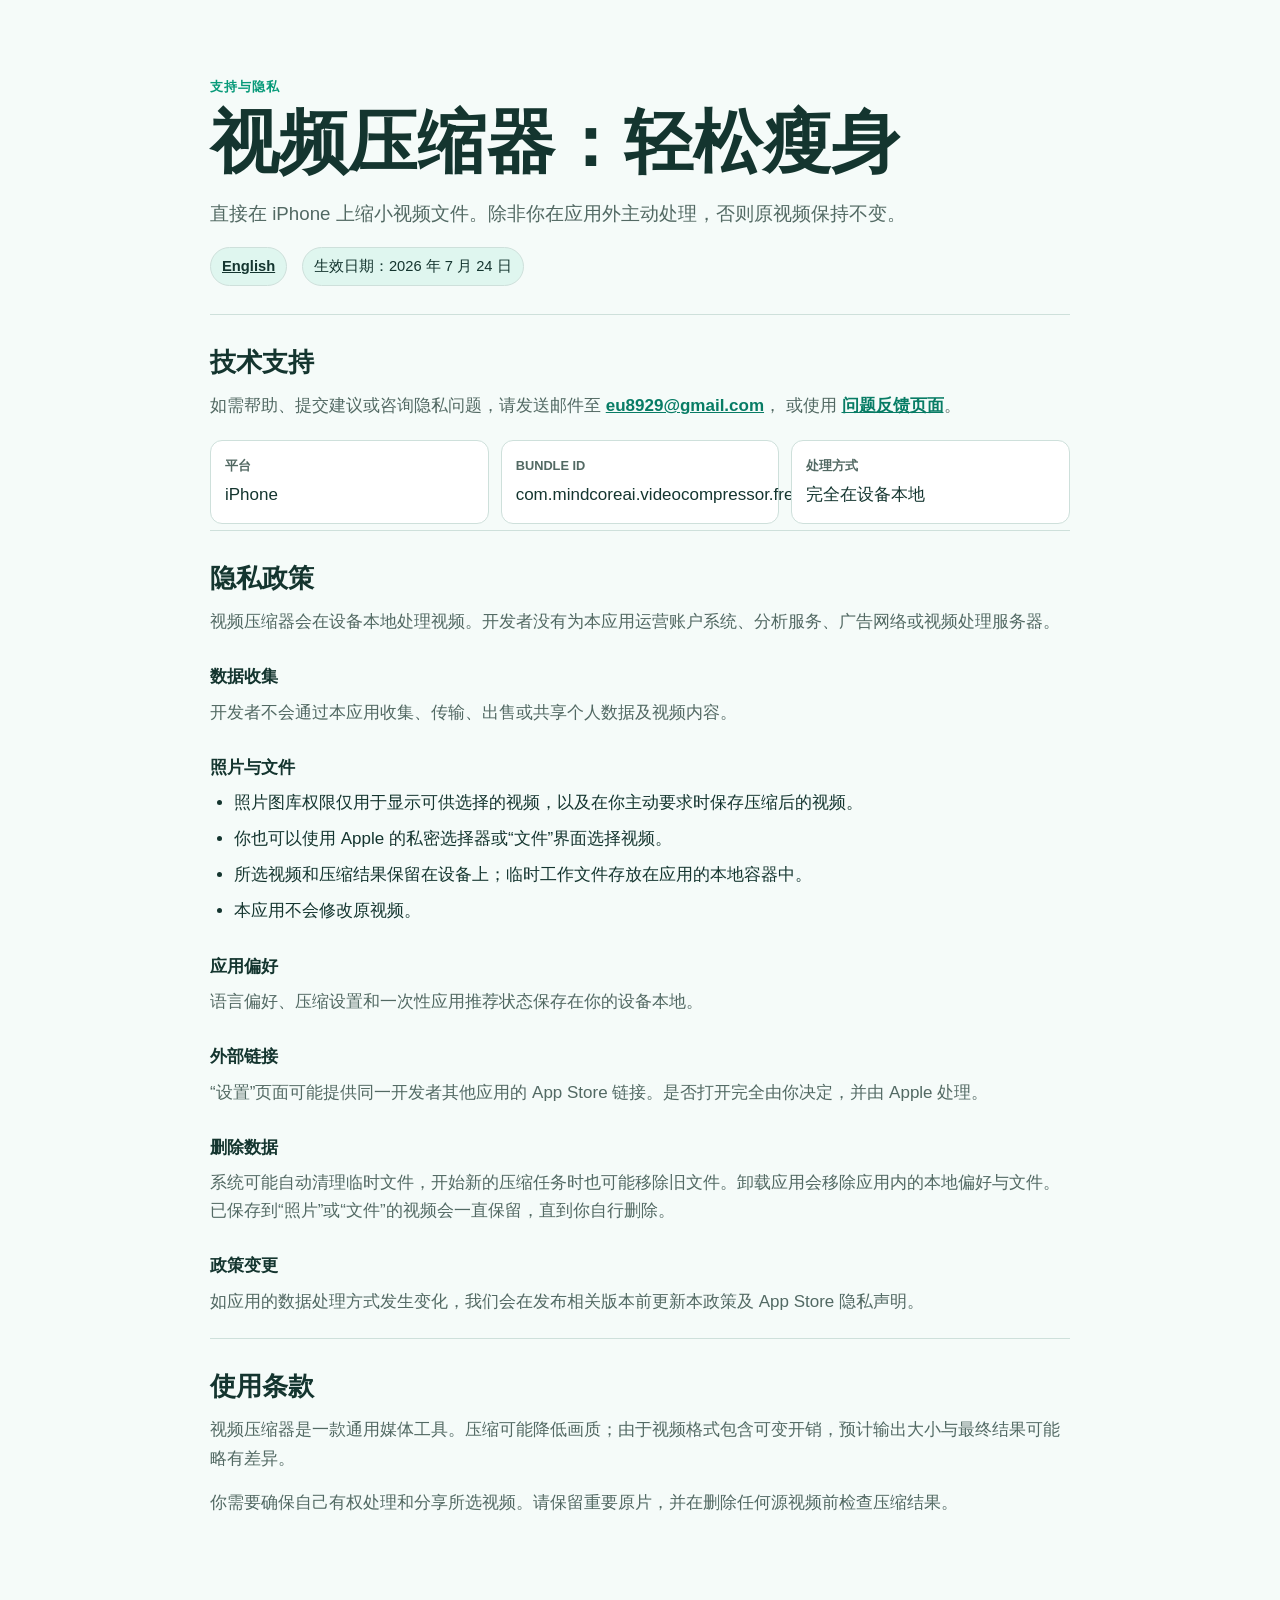
<file: video-compressor/zh-Hans/index.html>
<!doctype html>
<html lang="zh-Hans">
<head>
  <meta charset="utf-8">
  <meta name="viewport" content="width=device-width, initial-scale=1">
  <title>视频压缩器支持与隐私政策</title>
  <meta name="description" content="视频压缩器：轻松瘦身的支持、隐私政策与使用条款。">
  <link rel="stylesheet" href="../styles.css">
</head>
<body>
  <main>
    <header class="hero">
      <p class="eyebrow">支持与隐私</p>
      <h1>视频压缩器：轻松瘦身</h1>
      <p class="lede">直接在 iPhone 上缩小视频文件。除非你在应用外主动处理，否则原视频保持不变。</p>
      <a class="language" href="../" lang="en">English</a>
      <p class="date">生效日期：2026 年 7 月 24 日</p>
    </header>

    <section aria-labelledby="support">
      <h2 id="support">技术支持</h2>
      <p>
        如需帮助、提交建议或咨询隐私问题，请发送邮件至
        <a href="mailto:eu8929@gmail.com">eu8929@gmail.com</a>，
        或使用
        <a href="https://github.com/MindCoreAI/video-compressor/issues">问题反馈页面</a>。
      </p>
      <div class="metadata">
        <div><strong>平台</strong>iPhone</div>
        <div><strong>Bundle ID</strong>com.mindcoreai.videocompressor.free</div>
        <div><strong>处理方式</strong>完全在设备本地</div>
      </div>
    </section>

    <section aria-labelledby="privacy">
      <h2 id="privacy">隐私政策</h2>
      <p>视频压缩器会在设备本地处理视频。开发者没有为本应用运营账户系统、分析服务、广告网络或视频处理服务器。</p>

      <h3>数据收集</h3>
      <p>开发者不会通过本应用收集、传输、出售或共享个人数据及视频内容。</p>

      <h3>照片与文件</h3>
      <ul>
        <li>照片图库权限仅用于显示可供选择的视频，以及在你主动要求时保存压缩后的视频。</li>
        <li>你也可以使用 Apple 的私密选择器或“文件”界面选择视频。</li>
        <li>所选视频和压缩结果保留在设备上；临时工作文件存放在应用的本地容器中。</li>
        <li>本应用不会修改原视频。</li>
      </ul>

      <h3>应用偏好</h3>
      <p>语言偏好、压缩设置和一次性应用推荐状态保存在你的设备本地。</p>

      <h3>外部链接</h3>
      <p>“设置”页面可能提供同一开发者其他应用的 App Store 链接。是否打开完全由你决定，并由 Apple 处理。</p>

      <h3>删除数据</h3>
      <p>系统可能自动清理临时文件，开始新的压缩任务时也可能移除旧文件。卸载应用会移除应用内的本地偏好与文件。已保存到“照片”或“文件”的视频会一直保留，直到你自行删除。</p>

      <h3>政策变更</h3>
      <p>如应用的数据处理方式发生变化，我们会在发布相关版本前更新本政策及 App Store 隐私声明。</p>
    </section>

    <section aria-labelledby="terms">
      <h2 id="terms">使用条款</h2>
      <p>视频压缩器是一款通用媒体工具。压缩可能降低画质；由于视频格式包含可变开销，预计输出大小与最终结果可能略有差异。</p>
      <p>你需要确保自己有权处理和分享所选视频。请保留重要原片，并在删除任何源视频前检查压缩结果。</p>
    </section>
  </main>
</body>
</html>
</file>
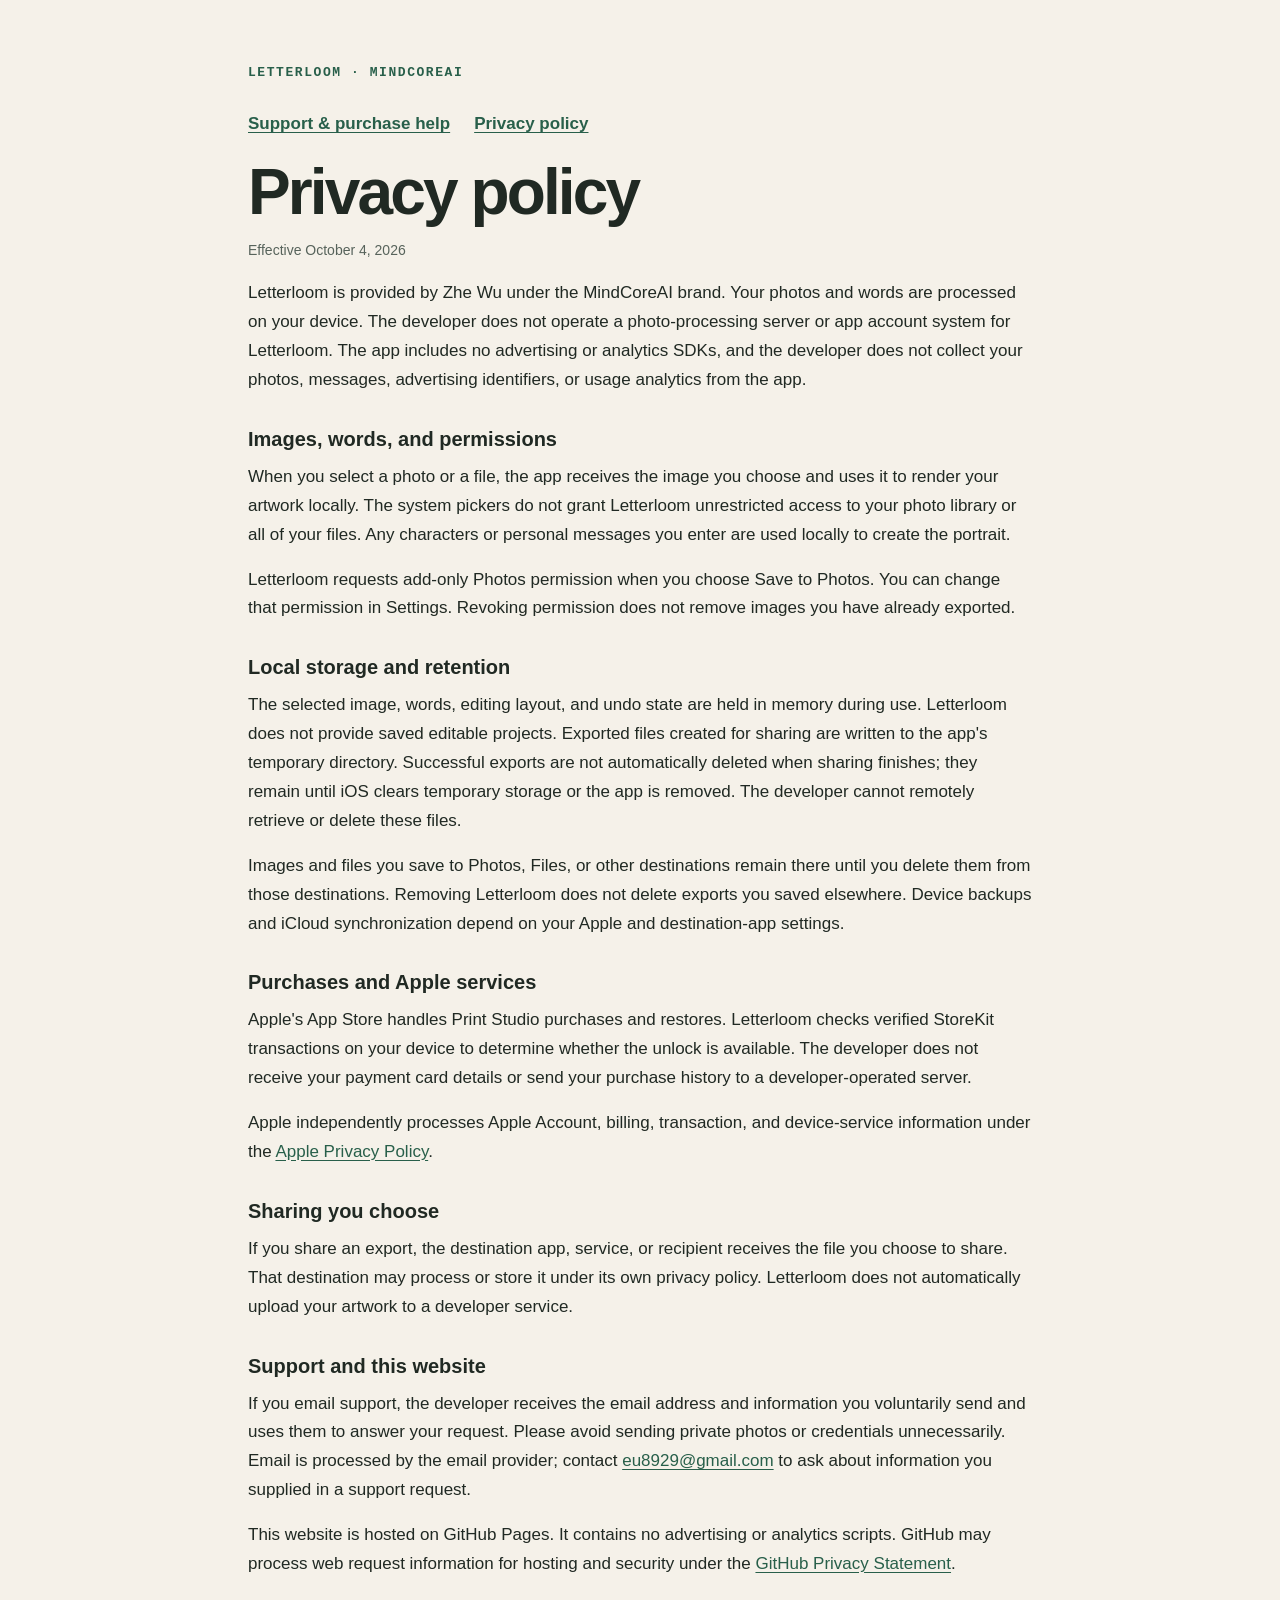
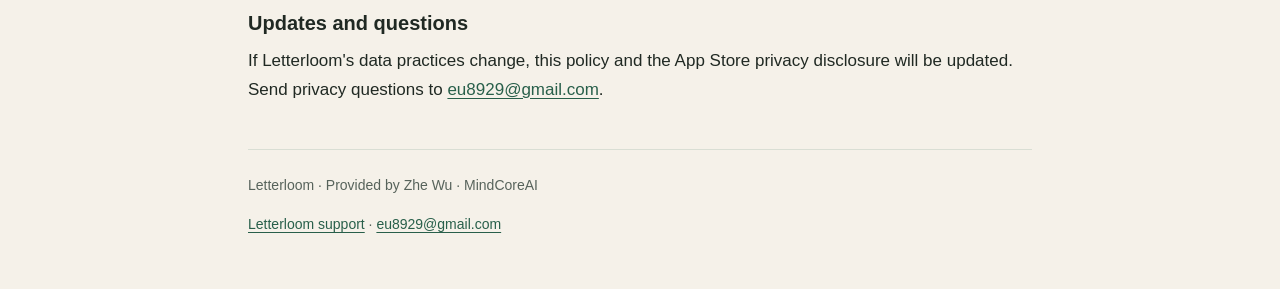
<file: letterloom/privacy.html>
<!doctype html>
<html lang="en">
<head>
  <meta charset="utf-8">
  <meta name="viewport" content="width=device-width, initial-scale=1">
  <meta name="description" content="Letterloom privacy policy: on-device photo and word processing, export retention, Apple purchases, and developer support.">
  <meta name="theme-color" content="#f5f1e9">
  <title>Letterloom — Privacy Policy</title>
  <style>
    :root { color-scheme: light; --paper: #f5f1e9; --ink: #202923; --muted: #57635b; --line: #d9ded4; --accent: #285f4a; }
    * { box-sizing: border-box; }
    html { scroll-padding-top: 24px; }
    body { margin: 0; background: var(--paper); color: var(--ink); font: 17px/1.7 -apple-system, BlinkMacSystemFont, "Segoe UI", sans-serif; }
    main { max-width: 840px; margin: auto; padding: 64px 28px 36px; }
    .skip { position: absolute; left: 20px; top: -80px; padding: 12px; background: white; }
    .skip:focus { top: 12px; }
    .eyebrow { color: var(--accent); font: 700 13px/1.4 ui-monospace, "SFMono-Regular", monospace; letter-spacing: .12em; text-transform: uppercase; }
    h1 { margin: 18px 0 12px; font-size: clamp(38px, 7vw, 64px); line-height: 1.1; letter-spacing: -.045em; }
    h2 { margin: 0 0 18px; font-size: 28px; line-height: 1.25; letter-spacing: -.025em; }
    h3 { margin: 30px 0 10px; font-size: 20px; line-height: 1.4; }
    p { margin: 0 0 16px; }
    .lede { max-width: 660px; color: var(--muted); font-size: 22px; line-height: 1.5; }
    .small { color: var(--muted); font-size: 14px; }
    a { color: var(--accent); text-underline-offset: .18em; overflow-wrap: anywhere; }
    a:focus-visible { outline: 3px solid var(--accent); outline-offset: 4px; border-radius: 2px; }
    nav { display: flex; flex-wrap: wrap; gap: 12px 24px; margin: 28px 0 12px; }
    nav a { font-weight: 600; }
    section { margin-top: 44px; padding-top: 36px; border-top: 1px solid var(--line); }
    .contact { padding: 22px 24px; background: #e5ebe1; border-radius: 16px; }
    .contact p:last-child { margin-bottom: 0; }
    .features { display: grid; grid-template-columns: 1fr 1fr; gap: 20px; margin: 24px 0; }
    .features div { padding: 20px; background: #fffdf7; border: 1px solid var(--line); border-radius: 14px; }
    .features strong { display: block; margin-bottom: 8px; }
    ol, ul { padding-left: 26px; }
    li { padding-left: 4px; margin-bottom: 12px; }
    footer { margin-top: 44px; padding-top: 24px; border-top: 1px solid var(--line); }
    @media (max-width: 580px) { main { padding: 40px 22px 24px; } .features { grid-template-columns: 1fr; } .lede { font-size: 20px; } }
    @media print { body { background: white; font-size: 11pt; } main { max-width: none; padding: 0; } nav, .skip { display: none; } section { break-inside: avoid; } a { color: inherit; } }
    </style>
</head>
<body>
  <a class="skip" href="#privacy">Skip to privacy policy</a>
  <main>
    <header>
      <p class="eyebrow">Letterloom · MindCoreAI</p>
      <nav aria-label="Page sections"><a href="./">Support &amp; purchase help</a><a href="#privacy">Privacy policy</a></nav>
    </header>
    <article aria-labelledby="privacy">
      <h1 id="privacy">Privacy policy</h1>
      <p class="small">Effective October 4, 2026</p>
      <p>Letterloom is provided by Zhe Wu under the MindCoreAI brand. Your photos and words are processed on your device. The developer does not operate a photo-processing server or app account system for Letterloom. The app includes no advertising or analytics SDKs, and the developer does not collect your photos, messages, advertising identifiers, or usage analytics from the app.</p>

      <h3>Images, words, and permissions</h3>
      <p>When you select a photo or a file, the app receives the image you choose and uses it to render your artwork locally. The system pickers do not grant Letterloom unrestricted access to your photo library or all of your files. Any characters or personal messages you enter are used locally to create the portrait.</p>
      <p>Letterloom requests add-only Photos permission when you choose Save to Photos. You can change that permission in Settings. Revoking permission does not remove images you have already exported.</p>

      <h3>Local storage and retention</h3>
      <p>The selected image, words, editing layout, and undo state are held in memory during use. Letterloom does not provide saved editable projects. Exported files created for sharing are written to the app's temporary directory. Successful exports are not automatically deleted when sharing finishes; they remain until iOS clears temporary storage or the app is removed. The developer cannot remotely retrieve or delete these files.</p>
      <p>Images and files you save to Photos, Files, or other destinations remain there until you delete them from those destinations. Removing Letterloom does not delete exports you saved elsewhere. Device backups and iCloud synchronization depend on your Apple and destination-app settings.</p>

      <h3>Purchases and Apple services</h3>
      <p>Apple's App Store handles Print Studio purchases and restores. Letterloom checks verified StoreKit transactions on your device to determine whether the unlock is available. The developer does not receive your payment card details or send your purchase history to a developer-operated server.</p>
      <p>Apple independently processes Apple Account, billing, transaction, and device-service information under the <a href="https://www.apple.com/legal/privacy/">Apple Privacy Policy</a>.</p>

      <h3>Sharing you choose</h3>
      <p>If you share an export, the destination app, service, or recipient receives the file you choose to share. That destination may process or store it under its own privacy policy. Letterloom does not automatically upload your artwork to a developer service.</p>

      <h3>Support and this website</h3>
      <p>If you email support, the developer receives the email address and information you voluntarily send and uses them to answer your request. Please avoid sending private photos or credentials unnecessarily. Email is processed by the email provider; contact <a href="mailto:eu8929@gmail.com?subject=Letterloom%20Privacy">eu8929@gmail.com</a> to ask about information you supplied in a support request.</p>
      <p>This website is hosted on GitHub Pages. It contains no advertising or analytics scripts. GitHub may process web request information for hosting and security under the <a href="https://docs.github.com/en/site-policy/privacy-policies/github-general-privacy-statement">GitHub Privacy Statement</a>.</p>

      <h3>Updates and questions</h3>
      <p>If Letterloom's data practices change, this policy and the App Store privacy disclosure will be updated. Send privacy questions to <a href="mailto:eu8929@gmail.com?subject=Letterloom%20Privacy">eu8929@gmail.com</a>.</p>
        </article>
    <footer class="small"><p>Letterloom · Provided by Zhe Wu · MindCoreAI</p><p><a href="./">Letterloom support</a> · <a href="mailto:eu8929@gmail.com?subject=Letterloom%20Privacy">eu8929@gmail.com</a></p></footer>
  </main>
</body>
</html>
</file>
<file: kids-video-player/styles.css>
:root {
  color-scheme: light;
  --ink: #16212f;
  --muted: #526071;
  --paper: #fbfaf7;
  --panel: #ffffff;
  --line: #d8ded7;
  --accent: #0b6b68;
  --accent-soft: #e5f2ef;
}

* {
  box-sizing: border-box;
}

body {
  margin: 0;
  background: var(--paper);
  color: var(--ink);
  font-family: -apple-system, BlinkMacSystemFont, "Segoe UI", sans-serif;
  font-size: 17px;
  line-height: 1.65;
}

main {
  width: min(880px, calc(100% - 32px));
  margin: 0 auto;
  padding: 48px 0 64px;
}

.hero {
  padding: 40px 0 28px;
  border-bottom: 1px solid var(--line);
}

.eyebrow {
  margin: 0 0 12px;
  color: var(--accent);
  font-size: 0.82rem;
  font-weight: 700;
  letter-spacing: 0.08em;
  text-transform: uppercase;
}

h1,
h2,
h3,
p {
  overflow-wrap: anywhere;
}

h1 {
  max-width: 720px;
  margin: 0;
  font-size: clamp(2.2rem, 6vw, 4.6rem);
  line-height: 1.03;
  letter-spacing: 0;
}

.lede {
  max-width: 720px;
  margin: 22px 0 0;
  color: var(--muted);
  font-size: 1.2rem;
}

.date {
  display: inline-block;
  margin: 24px 0 0;
  padding: 6px 10px;
  border: 1px solid var(--line);
  border-radius: 6px;
  background: var(--accent-soft);
  color: var(--ink);
  font-size: 0.94rem;
}

section {
  padding: 32px 0 4px;
  border-bottom: 1px solid var(--line);
}

section:last-child {
  border-bottom: 0;
}

h2 {
  margin: 0 0 14px;
  font-size: 1.75rem;
  line-height: 1.2;
  letter-spacing: 0;
}

h3 {
  margin: 28px 0 8px;
  font-size: 1.08rem;
  line-height: 1.3;
  letter-spacing: 0;
}

p {
  margin: 0 0 16px;
}

ul {
  margin: 0 0 18px;
  padding-left: 24px;
}

li + li {
  margin-top: 8px;
}

a {
  color: var(--accent);
  font-weight: 650;
}

a:focus-visible {
  outline: 3px solid #9bd3cc;
  outline-offset: 3px;
}

@media (max-width: 520px) {
  body {
    font-size: 16px;
  }

  main {
    width: min(100% - 24px, 880px);
    padding-top: 24px;
  }

  .hero {
    padding-top: 28px;
  }
}
</file>
<file: little-wins/styles.css>
:root { color-scheme: light; --paper:#faf8f2; --ink:#263c36; --muted:#5b6e66; --green:#256149; --line:#d4ded2; --mint:#e8f0df; --white:#fffefa; }
* { box-sizing:border-box; }
html { scroll-behavior:smooth; scroll-padding-top:24px; }
body { margin:0; background:var(--paper); color:var(--ink); font:17px/1.7 -apple-system,BlinkMacSystemFont,"Segoe UI",sans-serif; }
a { color:var(--green); text-underline-offset:3px; overflow-wrap:anywhere; }
a:hover { text-decoration-thickness:2px; }
a:focus-visible, summary:focus-visible { outline:3px solid #b37017; outline-offset:5px; border-radius:3px; }
.skip-link { position:absolute; left:16px; top:-100px; padding:12px; background:var(--white); z-index:2; }
.skip-link:focus { top:12px; }
.site-header, main, footer { width:min(900px,calc(100% - 48px)); margin:auto; }
.site-header { display:flex; align-items:center; justify-content:space-between; gap:24px; padding:24px 0; border-bottom:1px solid var(--line); }
.brand { display:flex; align-items:center; gap:12px; color:var(--ink); text-decoration:none; font-size:21px; font-weight:750; }
.brand img { border-radius:13px; }
nav { display:flex; flex-wrap:wrap; gap:24px; }
nav a { font-size:15px; font-weight:650; text-decoration:none; padding:8px 0; }
.hero { padding:64px 0 48px; }
.eyebrow { color:var(--green); font-weight:750; font-size:12px; text-transform:uppercase; letter-spacing:.13em; margin:0 0 14px; }
h1 { font-size:clamp(38px,6.5vw,66px); line-height:1.08; letter-spacing:-.035em; margin:0 0 24px; }
.lede { max-width:650px; color:var(--muted); font-size:20px; line-height:1.65; }
.release-note { display:inline-flex; align-items:center; gap:9px; padding:8px 13px; border:1px solid var(--line); border-radius:20px; background:var(--mint); font-size:13px; font-weight:600; }
.dot { width:7px; height:7px; background:var(--green); border-radius:50%; flex-shrink:0; }
section { padding:40px 0 48px; border-top:1px solid var(--line); }
.section-heading { margin-bottom:26px; }
.section-heading .eyebrow { margin-bottom:7px; }
h2 { font-size:32px; line-height:1.2; letter-spacing:-.02em; margin:0 0 12px; }
h3 { font-size:19px; line-height:1.4; margin:28px 0 10px; }
p { margin:0 0 18px; max-width:780px; }
.small { color:var(--muted); font-size:14px; line-height:1.6; }
.contact-card { background:var(--white); border:1px solid var(--line); border-radius:20px; padding:26px; margin-bottom:25px; }
.contact-card h3 { margin-top:0; }
.contact-card p:last-child { margin-bottom:0; }
.faq details { border-bottom:1px solid var(--line); padding:17px 0; }
.faq details:last-child { border-bottom:0; }
summary { cursor:pointer; font-weight:650; padding:4px 0; }
details p { margin:14px 0 0; padding-left:20px; color:var(--muted); }
footer { padding:28px 0 48px; border-top:1px solid var(--line); color:var(--muted); font-size:14px; display:flex; align-items:center; justify-content:space-between; gap:16px; }
footer p { margin:0; }
@media (max-width:520px) { body { font-size:16px; } .site-header, main, footer { width:calc(100% - 32px); } .site-header { align-items:flex-start; flex-direction:column; gap:10px; padding:20px 0 16px; } nav { width:100%; justify-content:space-between; } .hero { padding:40px 0 30px; } .lede { font-size:18px; } .release-note { font-size:12px; padding:8px 10px; } .contact-card { padding:20px; } section { padding:30px 0 35px; } footer { align-items:flex-start; flex-direction:column; gap:8px; } }
@media (prefers-reduced-motion:reduce) { html { scroll-behavior:auto; } }
@media print { .site-header, .skip-link, .faq { display:none; } body { background:white; font-size:11pt; } main, footer { width:100%; } .hero { padding-top:0; } section { break-inside:auto; } h2,h3 { break-after:avoid; } }
</file>
<file: say-clearly/styles.css>
:root{color-scheme:light;--green:#295c4a;--ink:#18332a;--muted:#53645a;--cream:#f8f6ee}*{box-sizing:border-box}html{scroll-behavior:smooth}body{margin:0;background:var(--cream);color:var(--ink);font:17px/1.7 -apple-system,BlinkMacSystemFont,"Segoe UI",sans-serif}main{max-width:860px;margin:auto;padding:64px 24px}header{padding:16px 0 48px}header img{border-radius:23px;box-shadow:0 10px 26px #163d2320}.eyebrow{font-size:12px;font-weight:750;letter-spacing:2px;color:var(--green)}h1{font-family:Georgia,serif;font-weight:500;letter-spacing:-2px;font-size:clamp(48px,8vw,80px);line-height:1.06;margin:24px 0}.lead{max-width:560px;color:var(--muted);font-size:22px}nav{display:flex;flex-wrap:wrap;gap:22px;margin-top:28px}a{color:var(--green);text-underline-offset:4px}a:focus-visible,summary:focus-visible{outline:3px solid #bd8c37;outline-offset:5px}section{background:#fff;padding:36px;border-radius:28px;margin-bottom:24px;scroll-margin-top:20px}h2{font-family:Georgia,serif;font-weight:500;font-size:30px;line-height:1.2;margin:0 0 20px}h3{font-size:18px;margin-top:30px}p{margin:12px 0}details{border-top:1px solid #dfe8df;padding:18px 0}summary{cursor:pointer;font-weight:650}footer{padding:24px 0;color:var(--muted);font-size:14px}@media(max-width:540px){main{padding:30px 18px}section{padding:24px}.lead{font-size:19px}}
</file>
<file: video-compressor/styles.css>
:root {
  color-scheme: light dark;
  --ink: #14352f;
  --muted: #526963;
  --line: #cee0db;
  --paper: #f5fbf9;
  --panel: #ffffff;
  --accent: #079a79;
  --accent-soft: #dff6ef;
  --link: #087c65;
}

* {
  box-sizing: border-box;
}

body {
  margin: 0;
  font-family: -apple-system, BlinkMacSystemFont, "Segoe UI", sans-serif;
  font-size: 17px;
  line-height: 1.65;
  color: var(--ink);
  background: var(--paper);
}

main {
  width: min(860px, calc(100% - 32px));
  margin: 0 auto;
  padding: 46px 0 64px;
}

.hero {
  padding: 30px 0 28px;
  border-bottom: 1px solid var(--line);
}

.eyebrow {
  margin: 0 0 10px;
  color: var(--accent);
  font-size: 0.82rem;
  font-weight: 750;
  letter-spacing: 0.08em;
  text-transform: uppercase;
}

h1 {
  margin: 0;
  font-size: clamp(2.2rem, 7vw, 4.3rem);
  line-height: 1.03;
}

h2 {
  margin: 0 0 14px;
  font-size: 1.65rem;
  line-height: 1.2;
}

h3 {
  margin: 26px 0 8px;
  font-size: 1.08rem;
}

p {
  margin: 0 0 16px;
  color: var(--muted);
}

ul {
  margin: 0 0 18px;
  padding-left: 24px;
}

li + li {
  margin-top: 8px;
}

a {
  color: var(--link);
  font-weight: 650;
}

section {
  padding: 32px 0 6px;
  border-bottom: 1px solid var(--line);
}

section:last-child {
  border-bottom: 0;
}

.lede {
  max-width: 720px;
  margin: 20px 0 0;
  font-size: 1.17rem;
}

.date,
.language {
  display: inline-block;
  margin: 18px 10px 0 0;
  padding: 6px 11px;
  border: 1px solid var(--line);
  border-radius: 999px;
  background: var(--accent-soft);
  color: var(--ink);
  font-size: 0.92rem;
}

.metadata {
  display: grid;
  grid-template-columns: repeat(auto-fit, minmax(180px, 1fr));
  gap: 12px;
  margin-top: 20px;
}

.metadata div {
  padding: 14px;
  background: var(--panel);
  border: 1px solid var(--line);
  border-radius: 12px;
}

.metadata strong {
  display: block;
  margin-bottom: 4px;
  color: var(--muted);
  font-size: 0.8rem;
  text-transform: uppercase;
}

@media (prefers-color-scheme: dark) {
  :root {
    --ink: #e7f7f2;
    --muted: #b1c8c1;
    --line: #31534b;
    --paper: #0e211d;
    --panel: #153029;
    --accent: #4cd7b4;
    --accent-soft: #173e34;
    --link: #65e2c2;
  }
}
</file>
